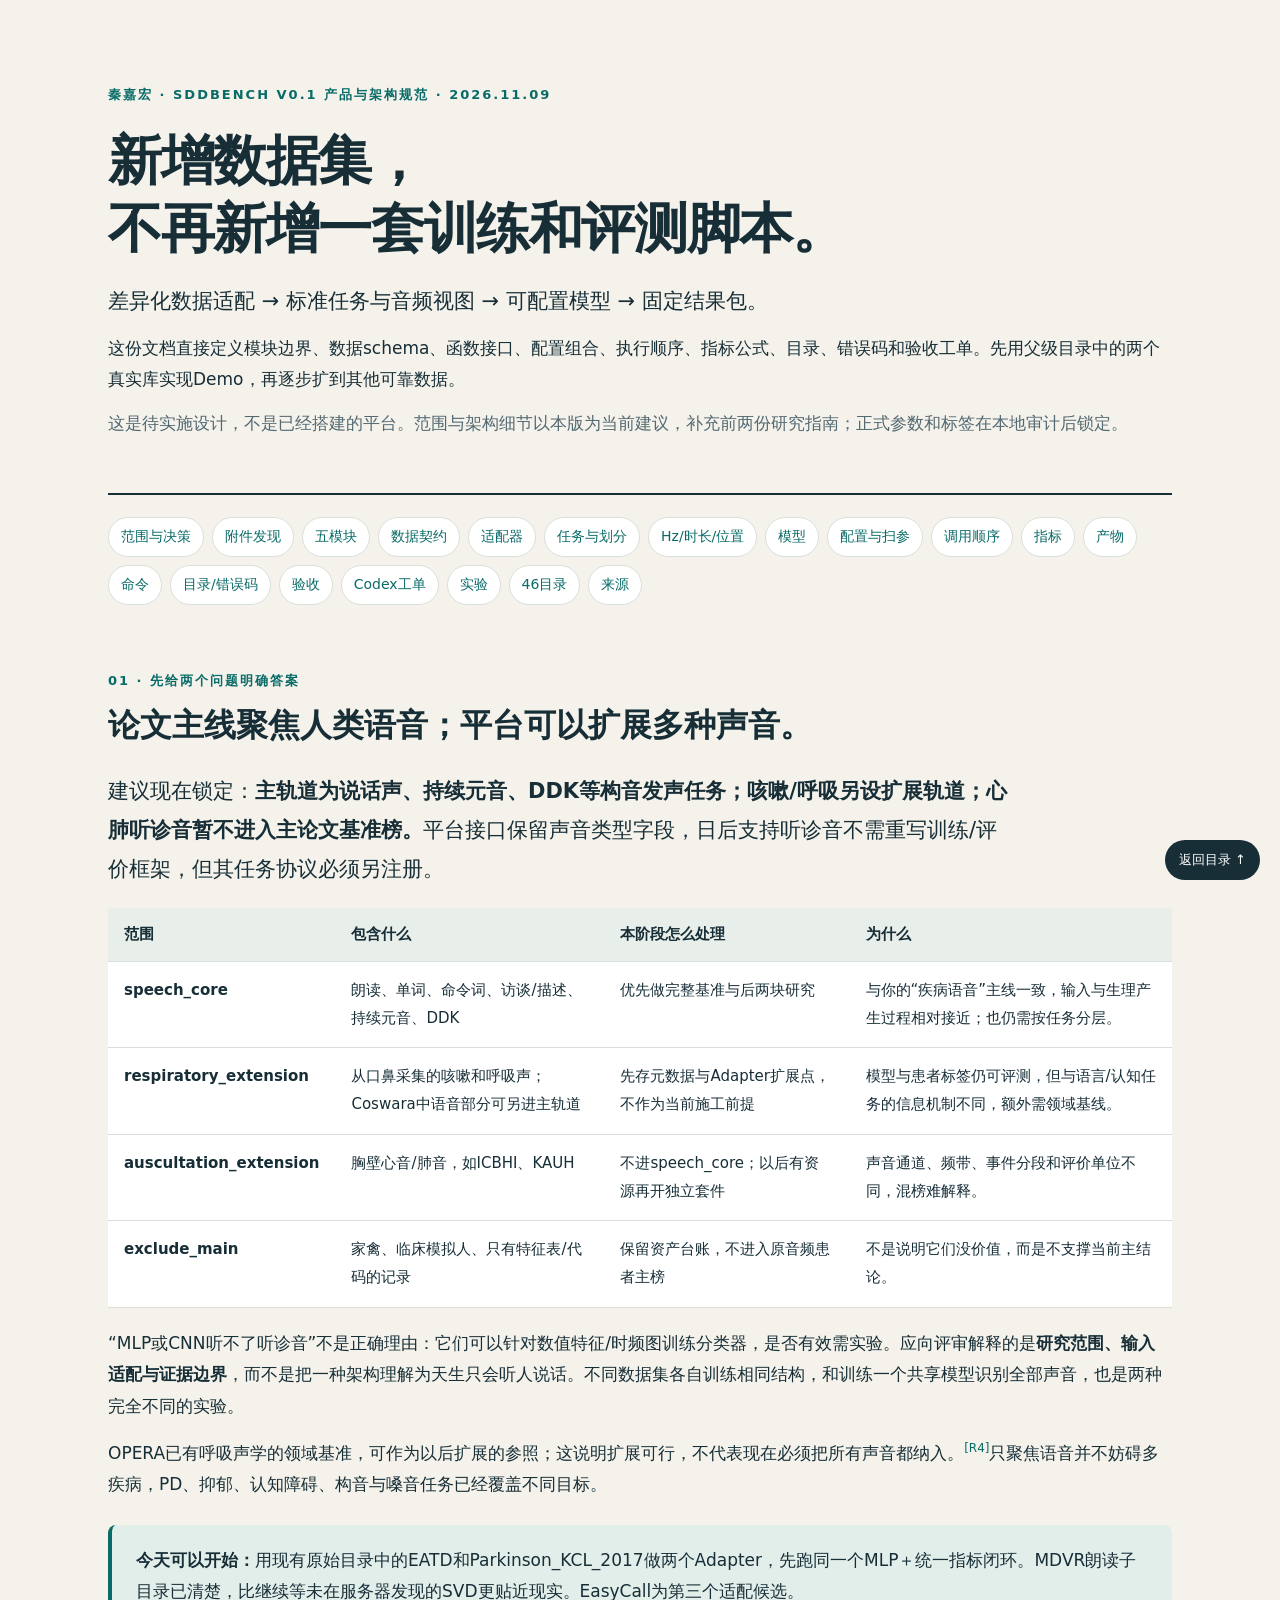
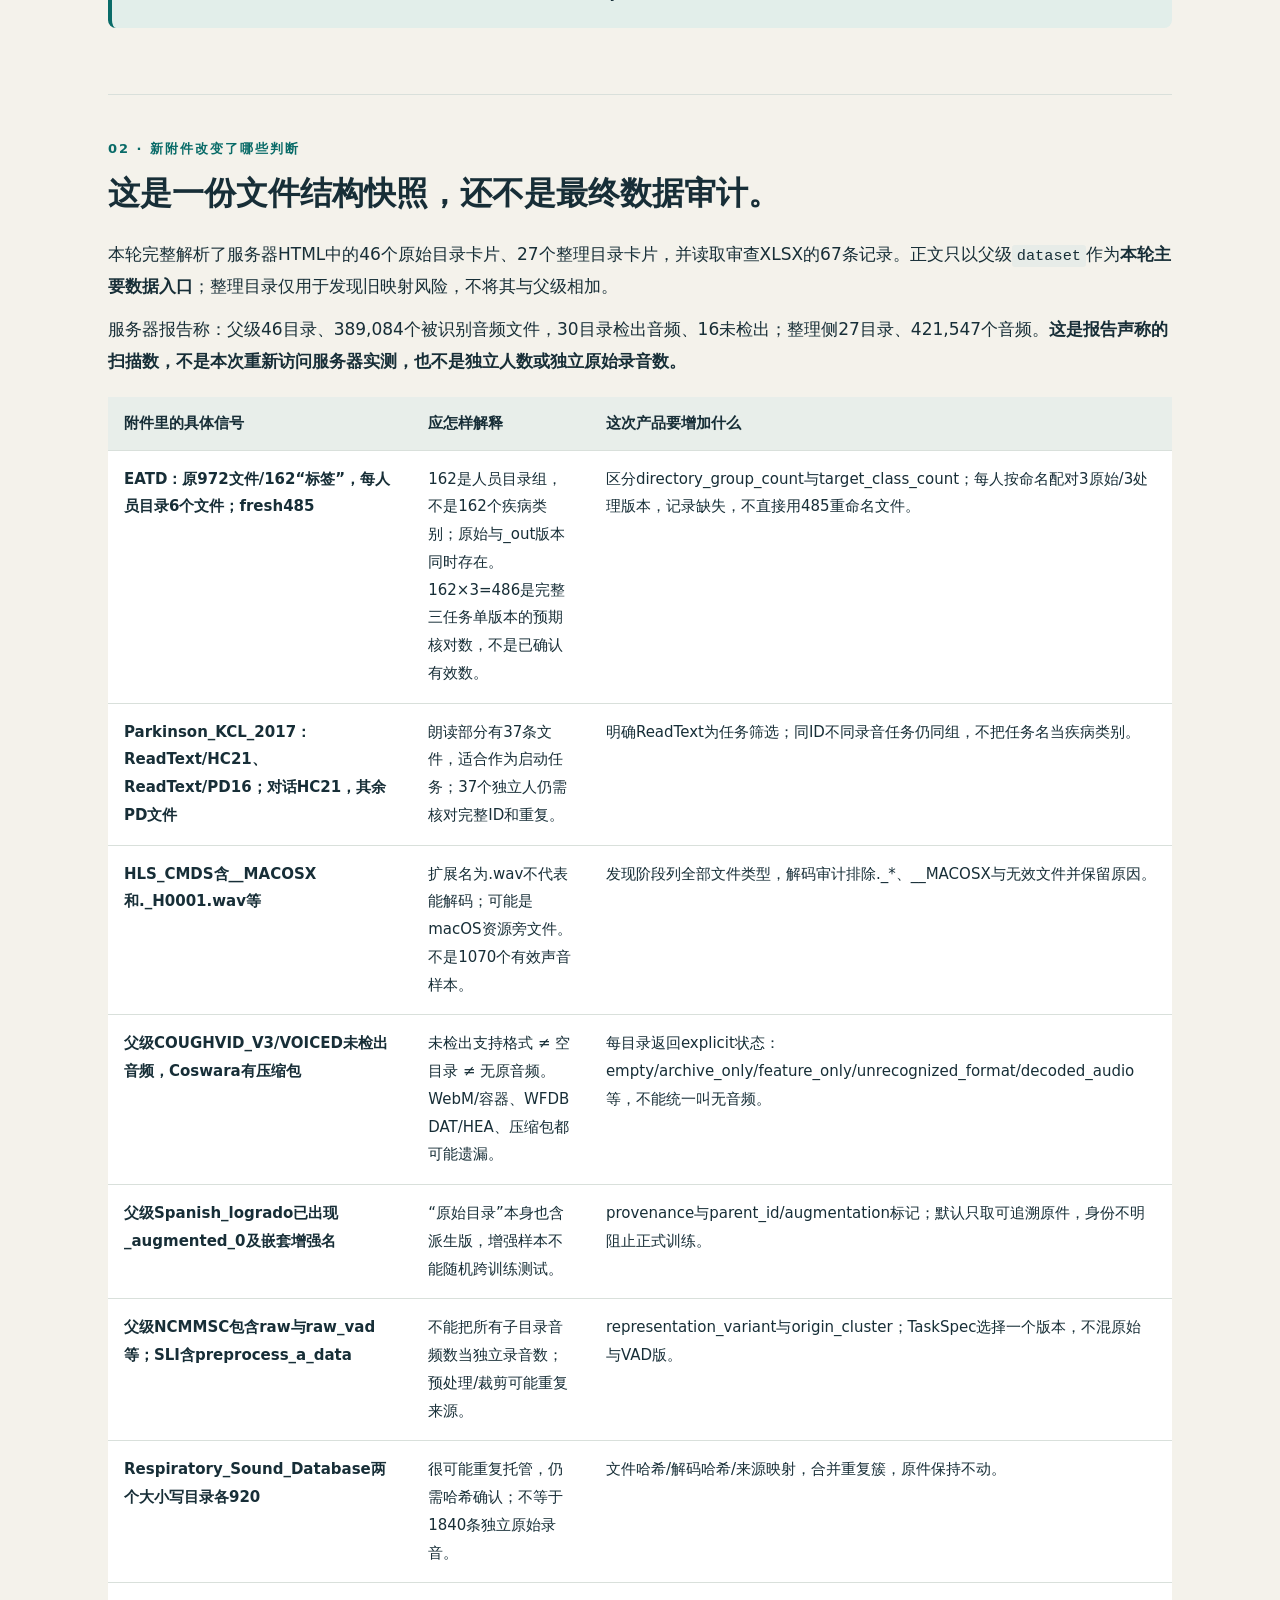
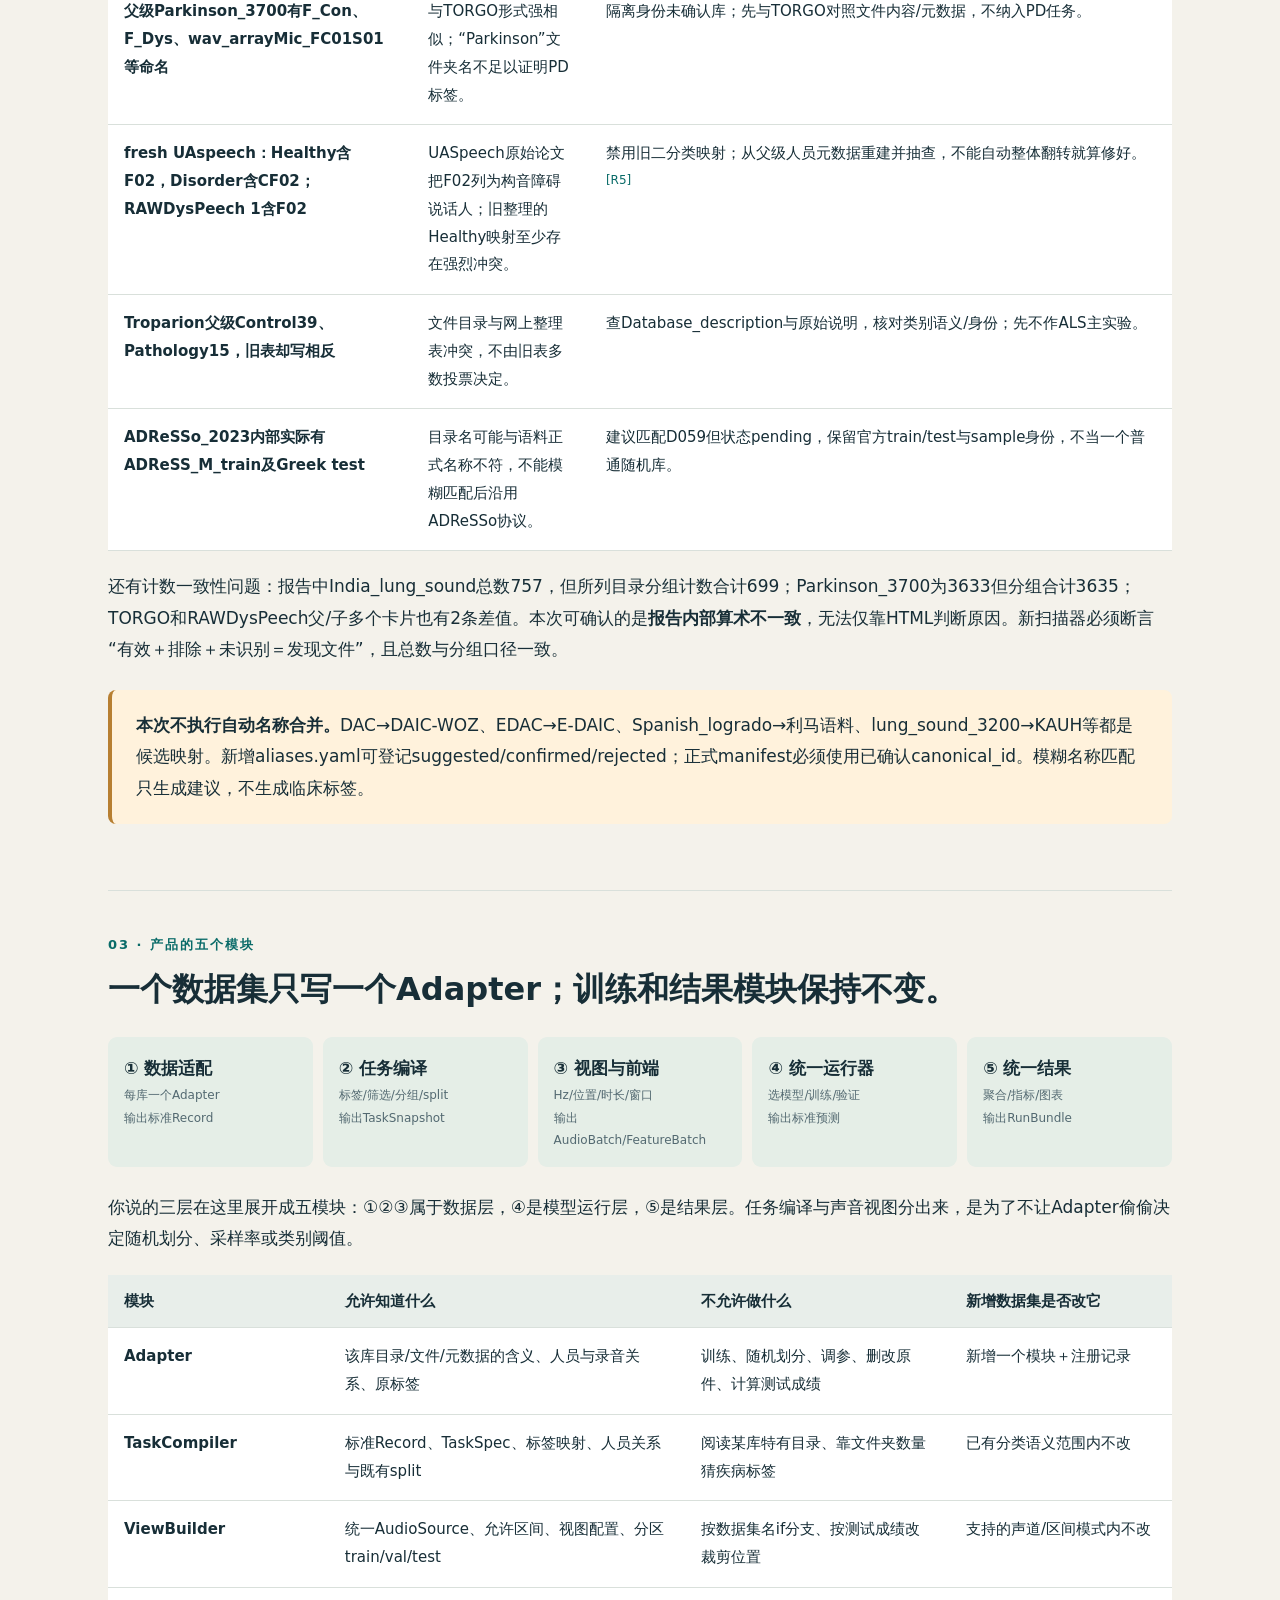
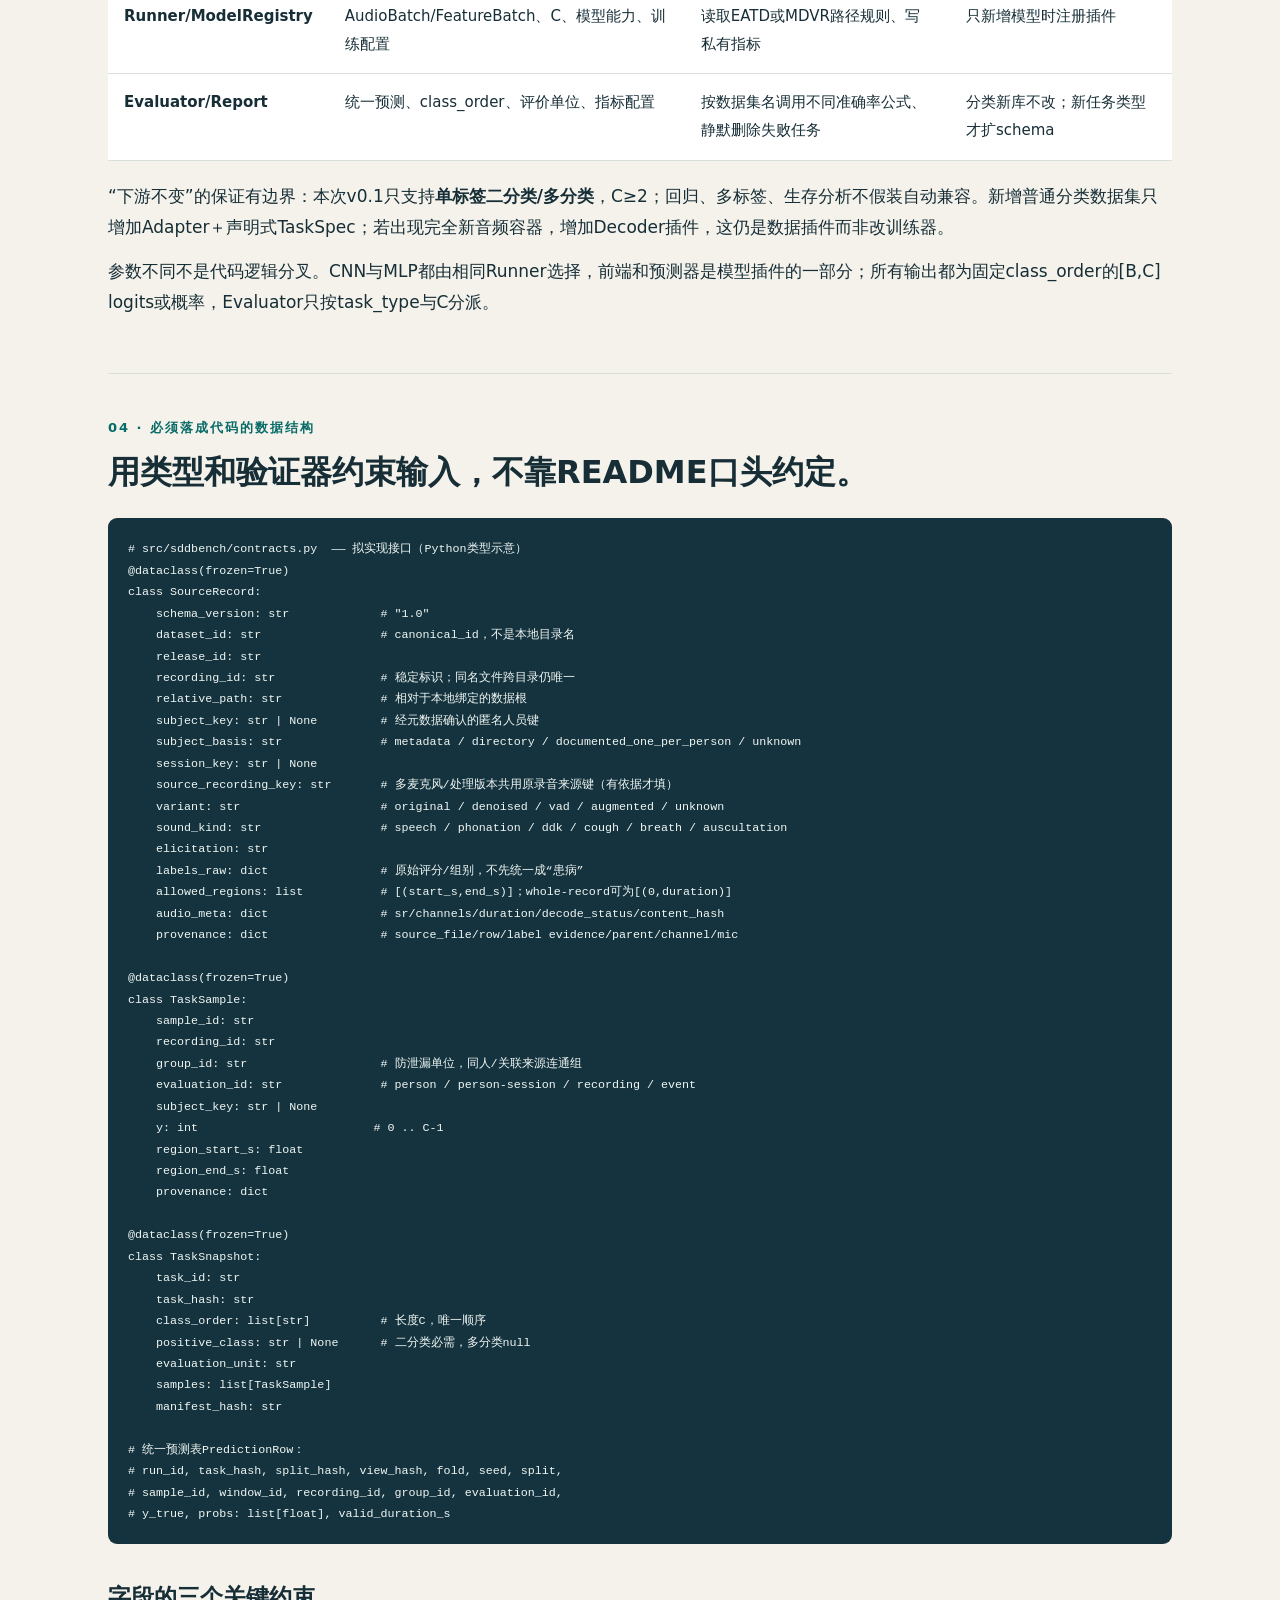
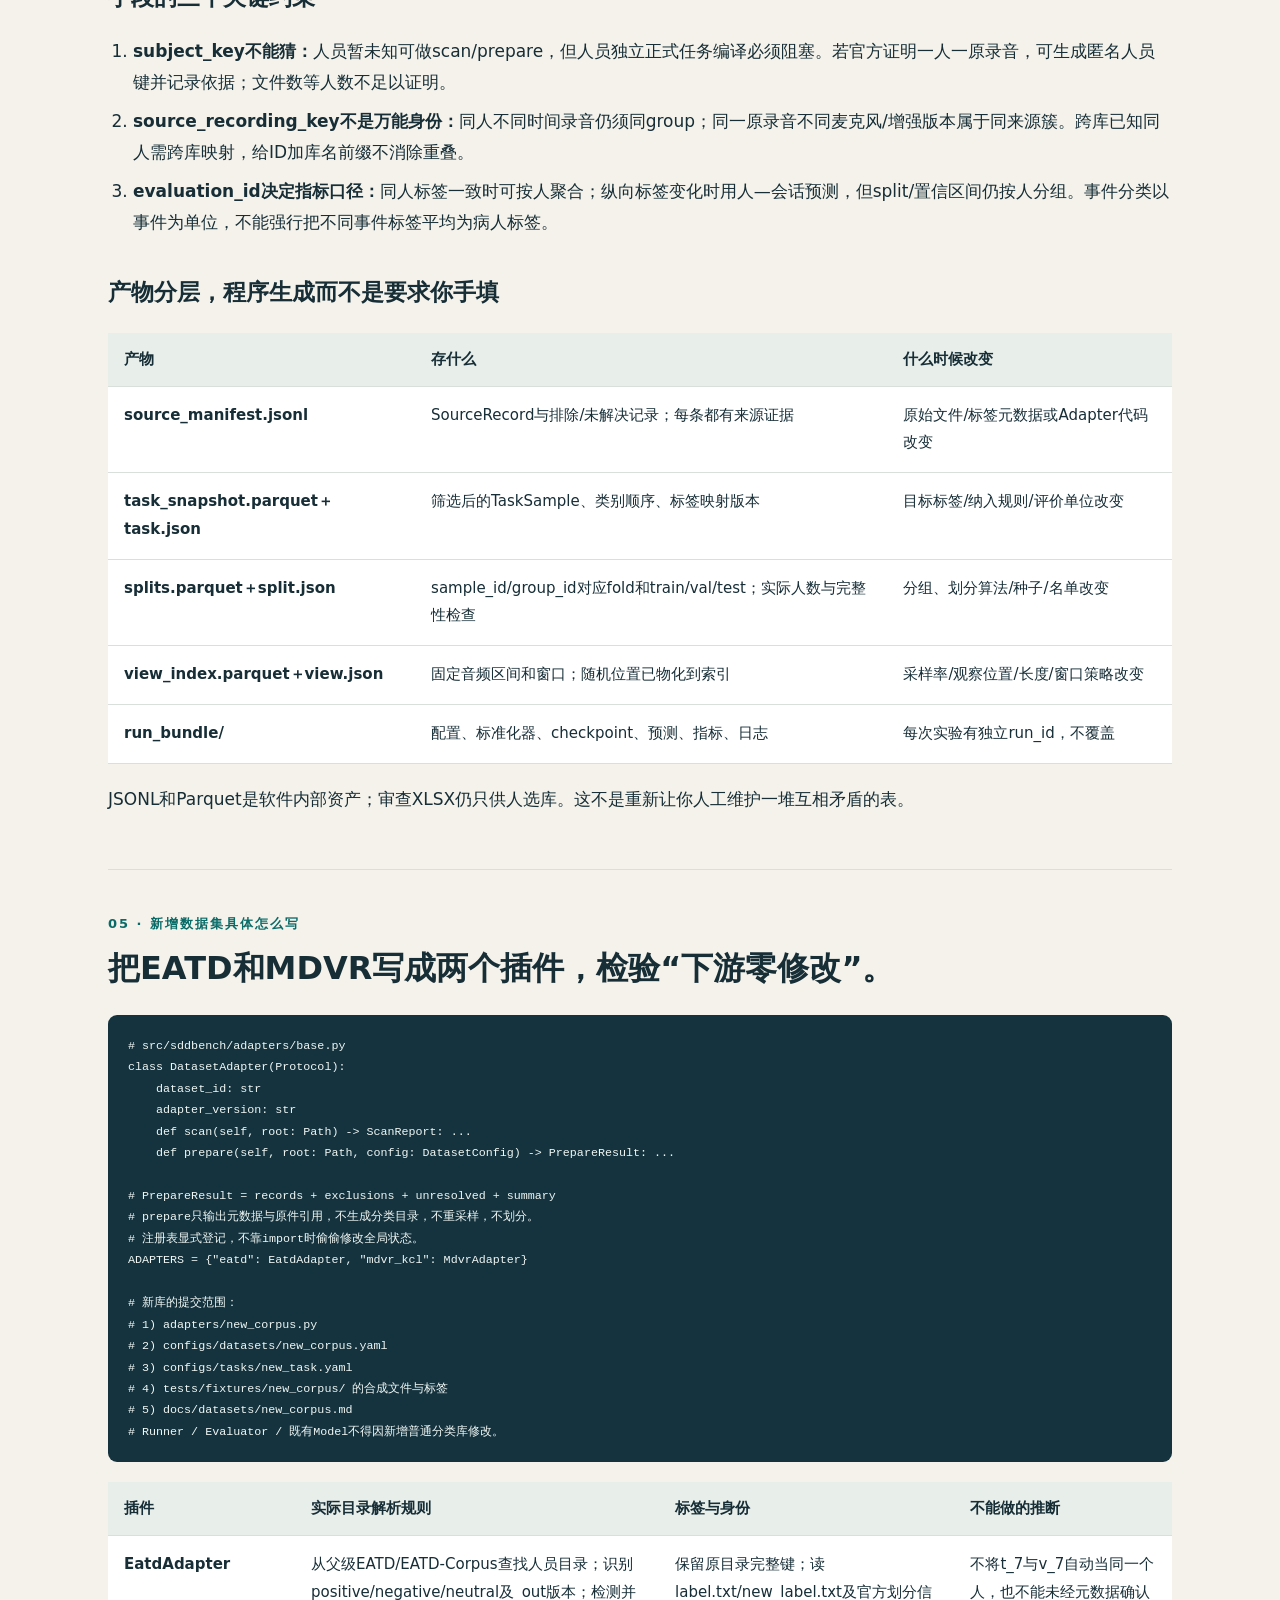
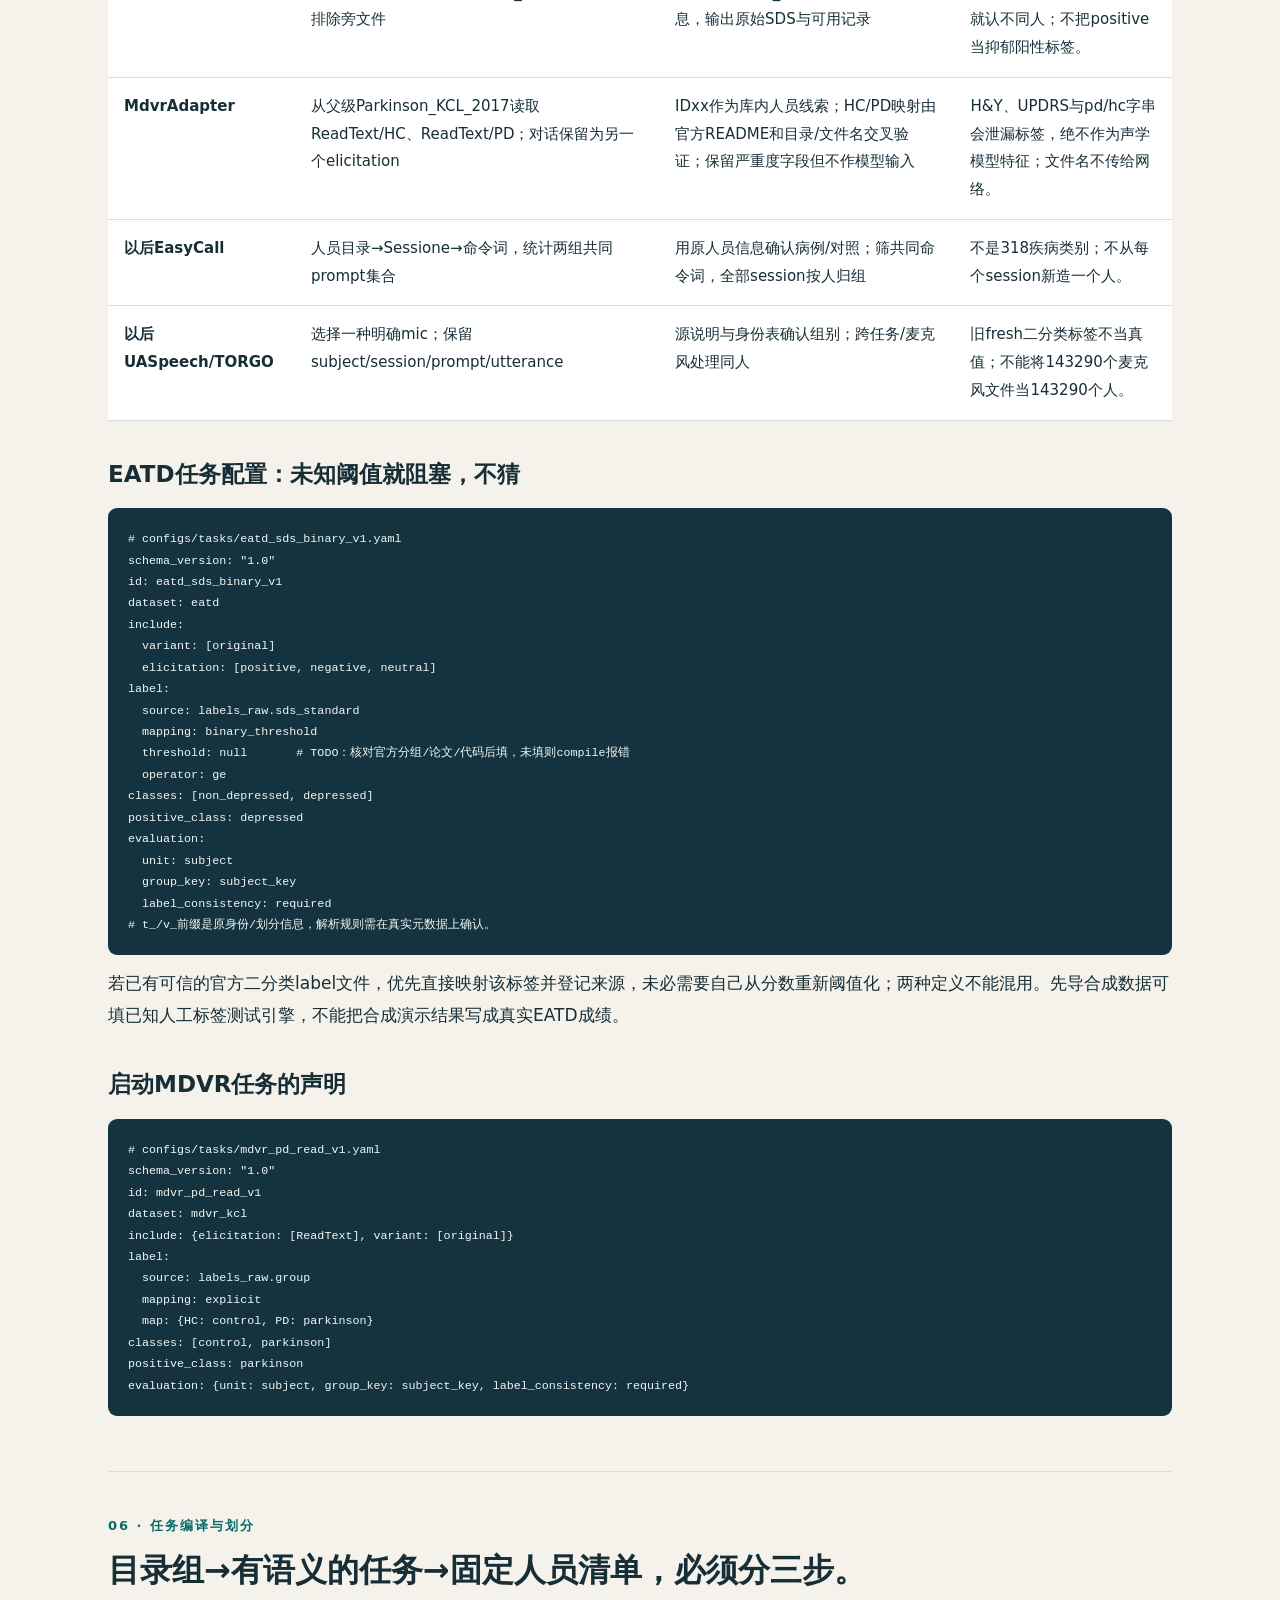
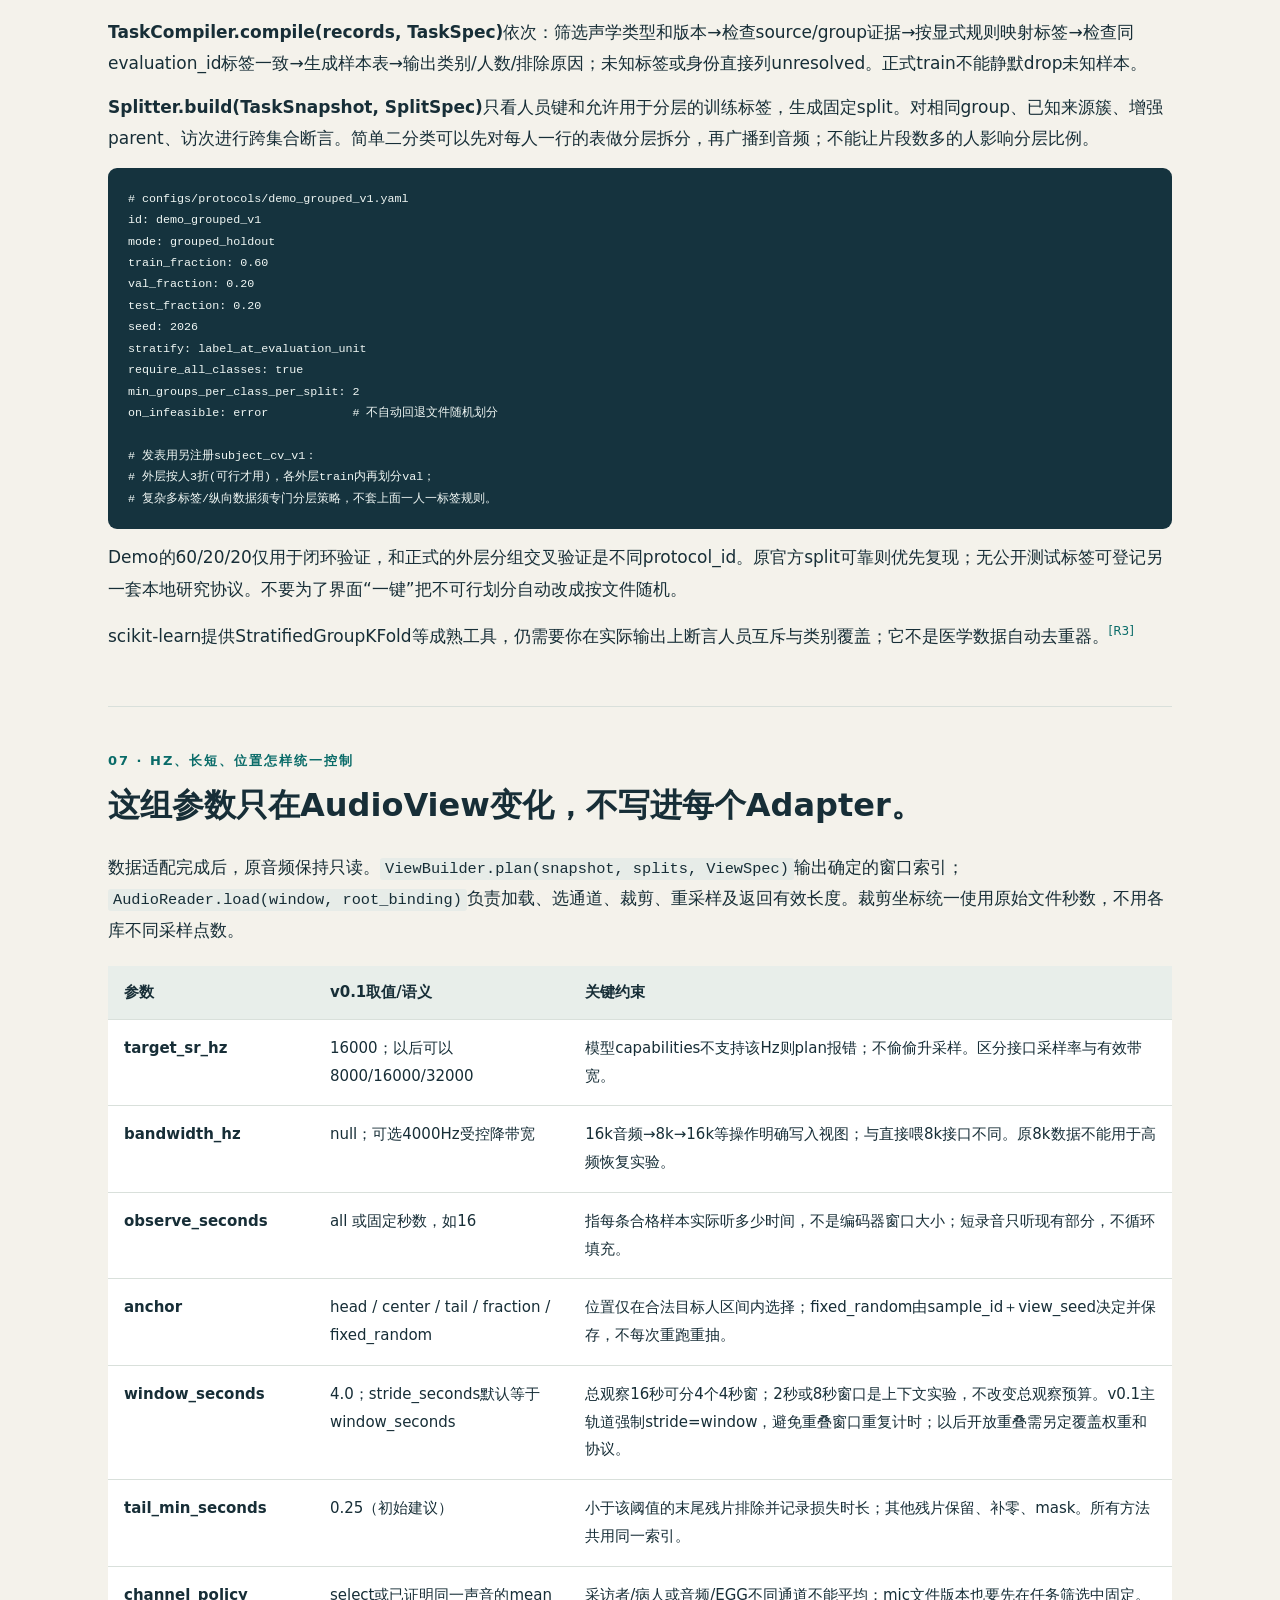
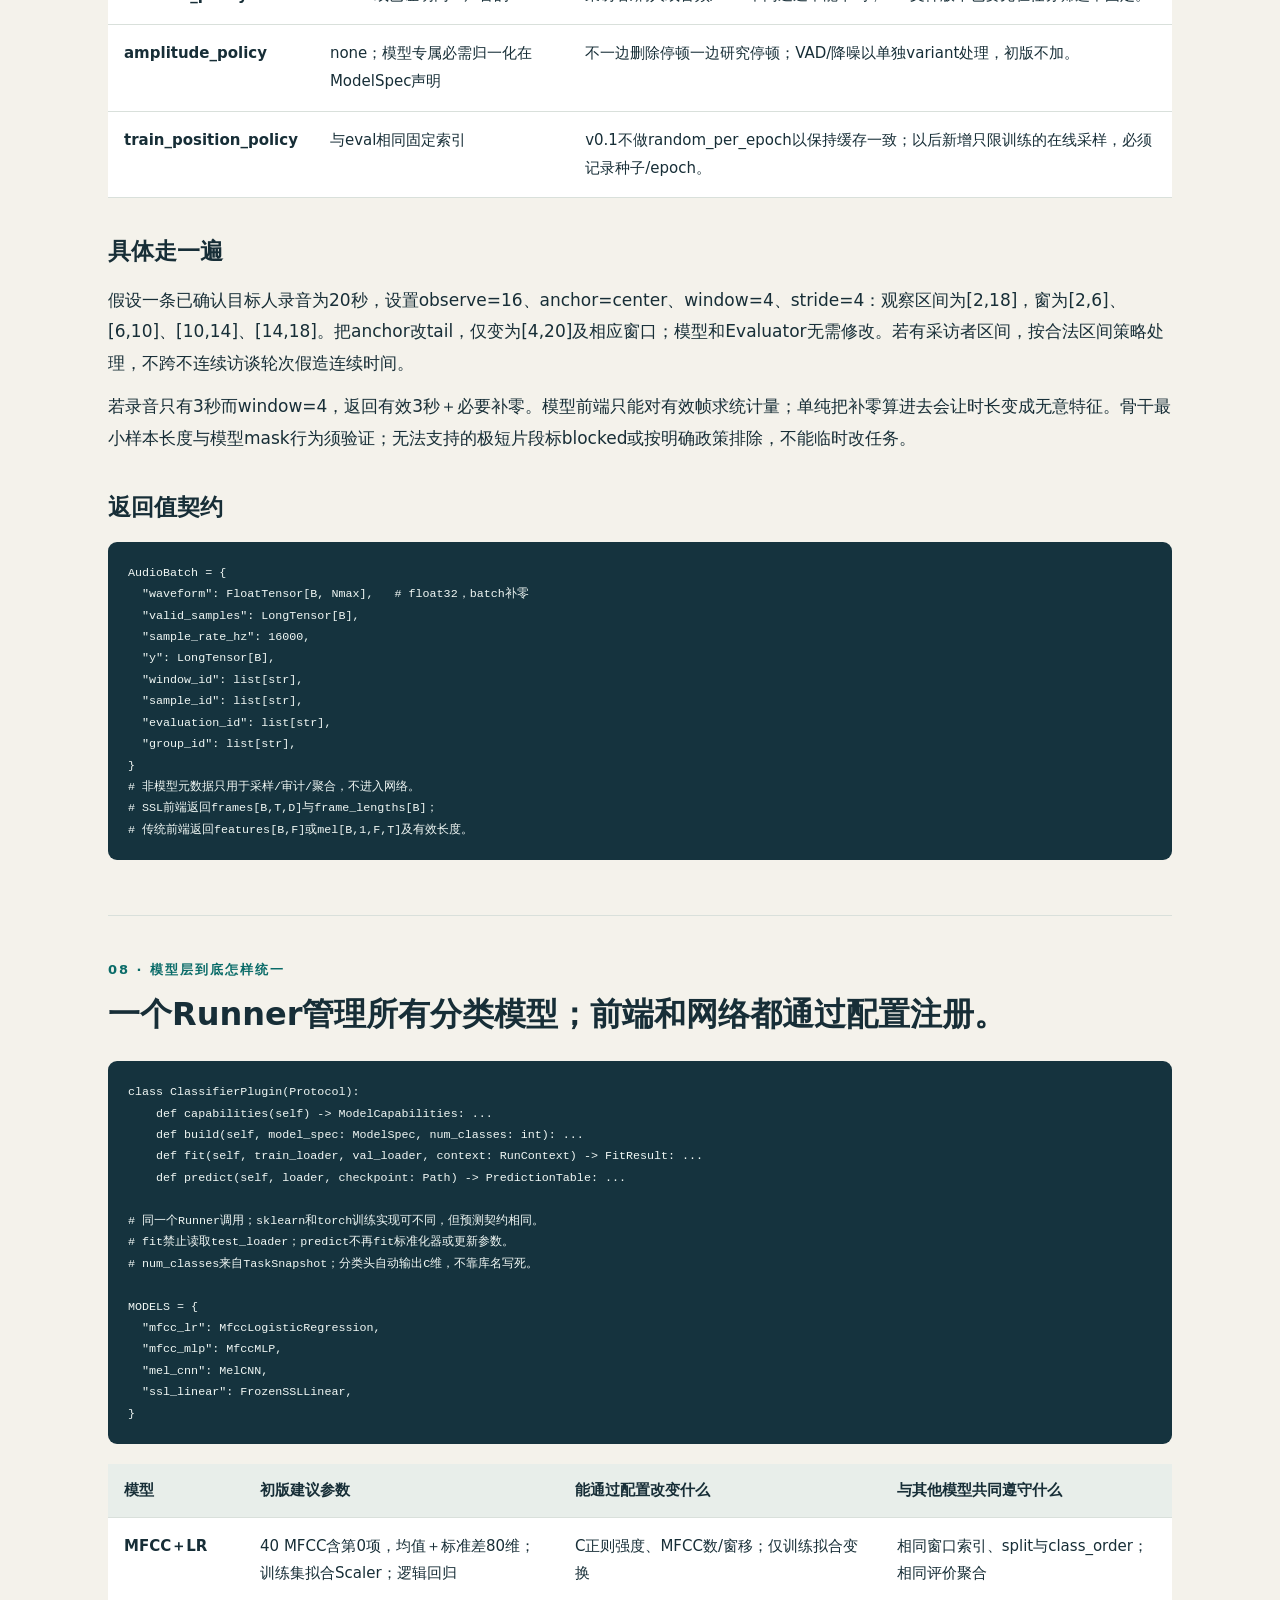
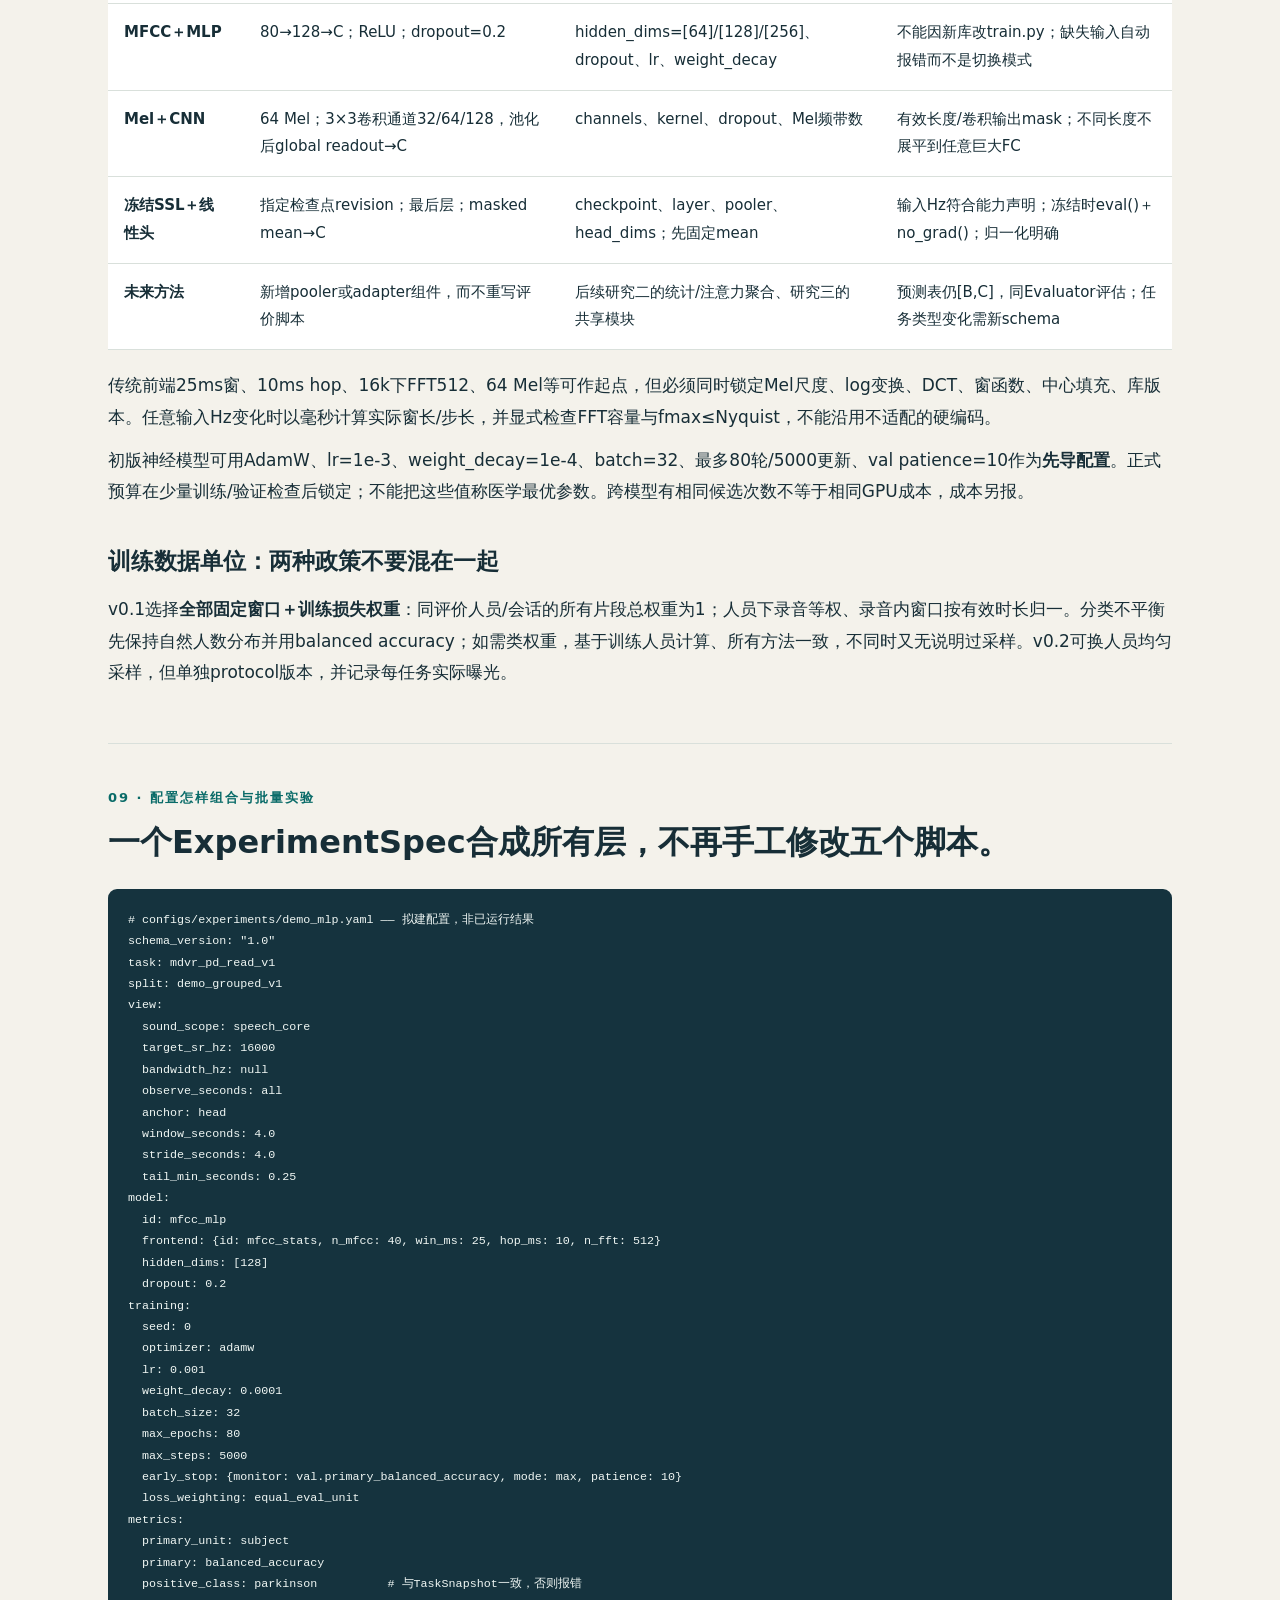
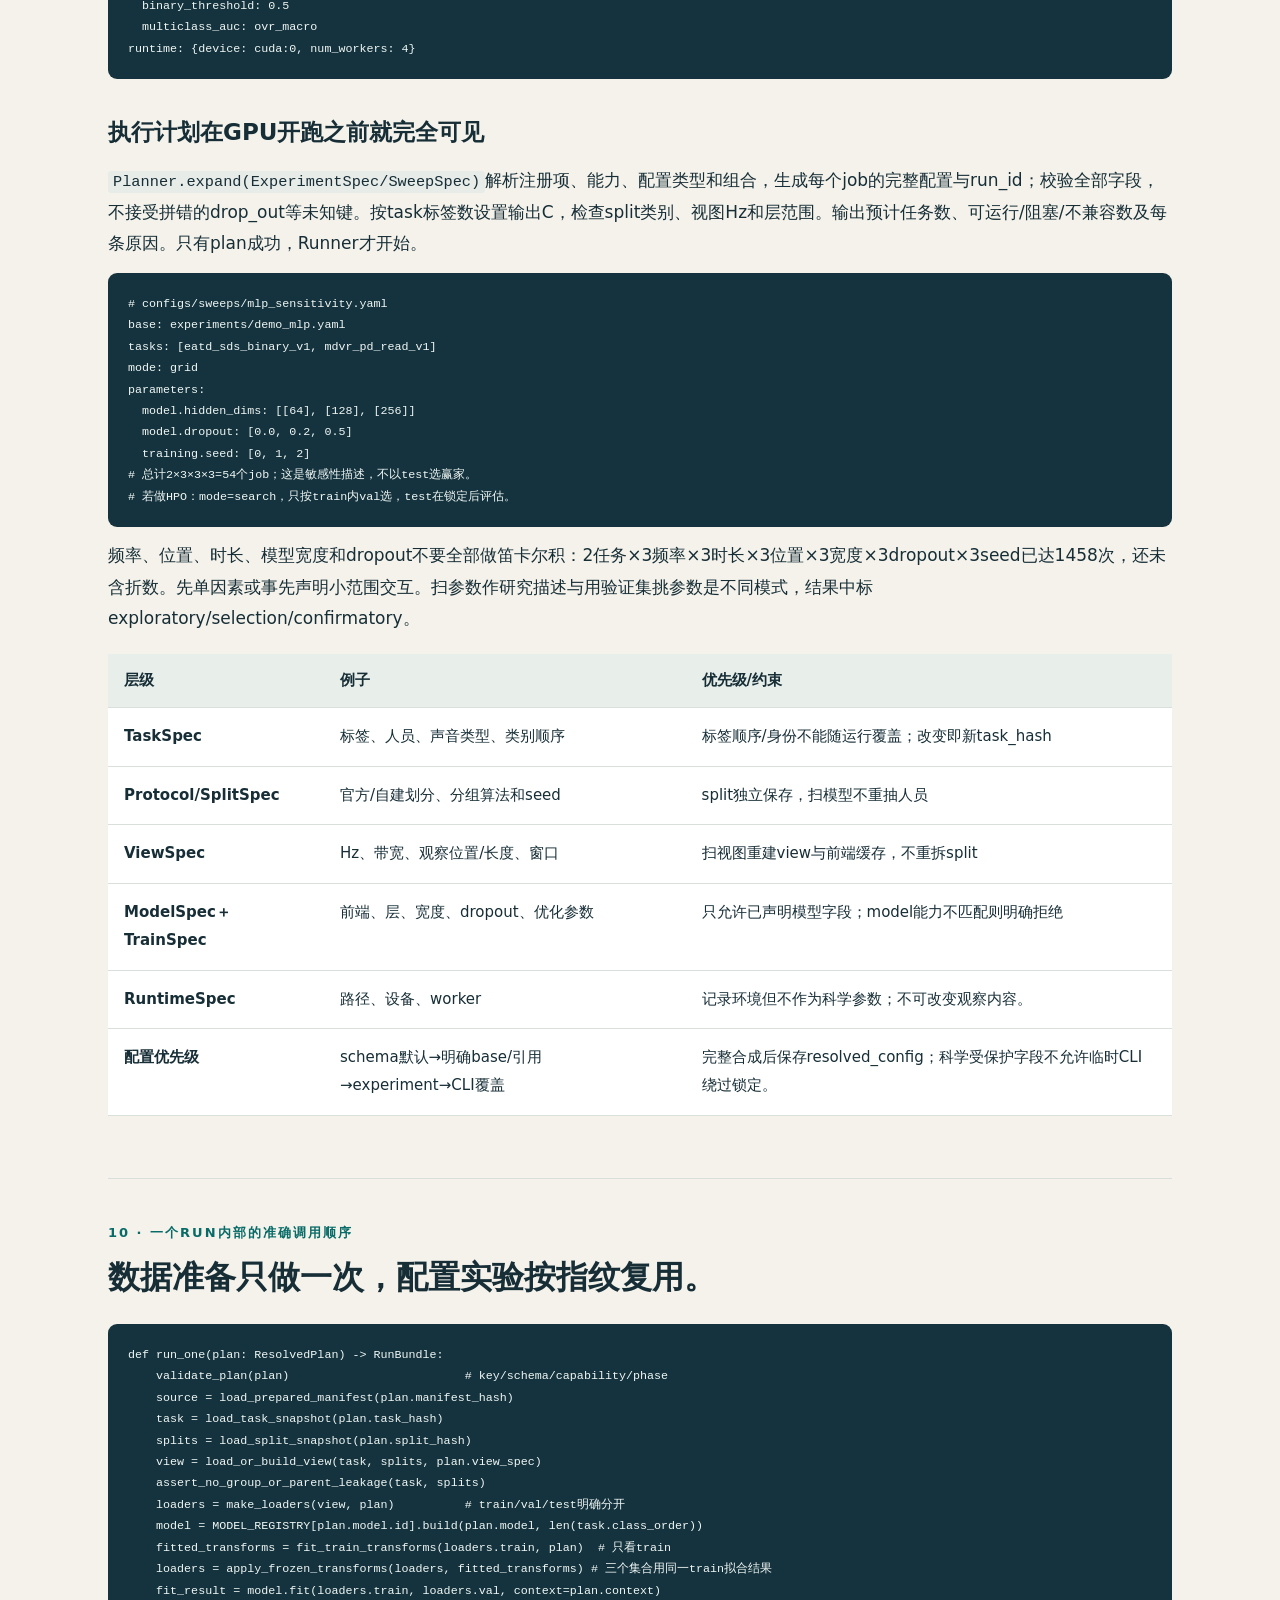
<file: docs/roadmap/reference/product_architecture_spec_v0.1.html>
<!doctype html><html lang="zh-CN"><head><meta charset="utf-8"><meta name="viewport" content="width=device-width,initial-scale=1"><title>疾病语音基准平台｜产品与代码架构规范 v0.1</title><style>
:root{--ink:#172e37;--muted:#536971;--teal:#096b68;--bg:#f4f2eb;--line:#d9e0db;--amber:#8c5b16}*{box-sizing:border-box}html{scroll-behavior:smooth;scroll-padding-top:30px}body{margin:0;background:var(--bg);color:var(--ink);font:17px/1.85 system-ui,-apple-system,"Microsoft YaHei",sans-serif}a{color:var(--teal);text-underline-offset:4px}main{max-width:1140px;margin:auto;padding:45px 38px 90px}header{padding:38px 0 42px;border-bottom:2px solid var(--ink)}.eyebrow,.kicker{font-size:13px;letter-spacing:2px;text-transform:uppercase;color:var(--teal);font-weight:750}h1{font-size:clamp(32px,5vw,54px);line-height:1.25;letter-spacing:-1.4px;max-width:920px;margin:20px 0}h2{font-size:32px;line-height:1.4;margin:10px 0 24px}h3{font-size:23px;margin:32px 0 12px}h4{font-size:18px;margin:24px 0 8px}p{margin:12px 0}.lead{font-size:21px;max-width:900px}.muted,small{color:var(--muted)}nav{display:flex;gap:8px;flex-wrap:wrap;padding:22px 0}nav a{padding:6px 12px;border:1px solid var(--line);border-radius:25px;text-decoration:none;font-size:14px;background:white}section{padding:42px 0;border-bottom:1px solid var(--line)}.cards{display:grid;grid-template-columns:repeat(3,1fr);gap:16px;margin:24px 0}.card{background:#fff;padding:23px;border:1px solid var(--line);border-radius:12px}.card strong{display:block;font-size:21px;margin:6px 0}.note,.gate,.example{padding:20px 24px;border-radius:8px;margin:24px 0}.note{background:#fff2dc;border-left:4px solid #b77f31}.gate{background:#e2eeea;border-left:4px solid var(--teal)}.example{background:#fff;border:1px solid var(--line)}.label{font-size:13px;font-weight:750;color:var(--teal)}.tablewrap{overflow-x:auto;margin:20px 0}table{border-collapse:collapse;width:100%;font-size:15px;background:white}th,td{padding:15px 16px;vertical-align:top;text-align:left;border-bottom:1px solid var(--line);min-width:120px}th{background:#e8eeea;line-height:1.5}td:first-child{font-weight:650}ul,ol{padding-left:25px}li{margin:7px 0}code{background:#e7ece8;padding:2px 5px;border-radius:3px;font-size:.9em}.formula{font:16px/1.8 ui-monospace,monospace;background:#183d45;color:white;padding:20px;border-radius:8px;overflow-wrap:anywhere}details{background:#fff;border:1px solid var(--line);border-radius:8px;padding:16px 20px;margin:15px 0}summary{cursor:pointer;font-weight:700}sup a{font-size:12px;text-decoration:none}.ref{padding:15px 0;border-bottom:1px solid var(--line);font-size:15px}.ref b{display:block}.pill{font-size:12px;background:#dfebe5;border-radius:20px;padding:3px 9px;white-space:nowrap}.checklist label{display:block;padding:10px 0;border-bottom:1px solid var(--line)}input{margin-right:10px;accent-color:var(--teal)}footer{font-size:14px;color:var(--muted);padding-top:30px}.top{position:fixed;bottom:20px;right:20px;background:var(--ink);color:#fff;padding:8px 14px;border-radius:30px;text-decoration:none;font-size:13px}.caption{font-size:14px;color:var(--muted)}@media(max-width:700px){main{padding:20px 18px 60px}.cards{grid-template-columns:1fr}h2{font-size:27px}body{font-size:16px}th,td{padding:12px;min-width:130px}.lead{font-size:19px}}@media print{body{background:white;font-size:11pt}main{max-width:none;padding:0}nav,.top,.controls{display:none}section{padding:20px 0}h2,h3{break-after:avoid}tr,.card,.gate{break-inside:avoid}a{color:inherit}.tablewrap{overflow:visible}table{font-size:9pt}th,td{min-width:0;padding:8px}details{break-inside:auto}header{padding:0 0 20px}}

pre{background:#15333e;color:#f0f7f4;padding:20px;border-radius:9px;overflow:auto;font:13px/1.65 ui-monospace,monospace;tab-size:2}pre code{background:none;padding:0;color:inherit}.schema{font-size:14px}.flow{display:grid;grid-template-columns:repeat(5,1fr);gap:10px;margin:25px 0}.flow div{padding:16px;background:#e5eee7;border-radius:9px}.flow strong{display:block}.flow small{display:block;font-size:12px}.pill{white-space:normal}.warn{color:#9a3e19;font-weight:bold}.ticket{border-left:4px solid var(--teal);padding:15px 20px;background:white;margin:18px 0}.ticket h3{margin:0 0 10px}.wide{min-width:850px}.fine{font-size:14px}@media(max-width:750px){.flow{grid-template-columns:1fr}.flow div{padding:12px}}</style></head><body id="top"><main><header><div class="eyebrow">秦嘉宏 · sddbench v0.1 产品与架构规范 · 2026.11.09</div><h1>新增数据集，<br>不再新增一套训练和评测脚本。</h1><p class="lead">差异化数据适配 → 标准任务与音频视图 → 可配置模型 → 固定结果包。</p><p>这份文档直接定义模块边界、数据schema、函数接口、配置组合、执行顺序、指标公式、目录、错误码和验收工单。先用父级目录中的两个真实库实现Demo，再逐步扩到其他可靠数据。</p><p class="muted">这是待实施设计，不是已经搭建的平台。范围与架构细节以本版为当前建议，补充前两份研究指南；正式参数和标签在本地审计后锁定。</p></header><nav><a href="#scope">范围与决策</a><a href="#evidence">附件发现</a><a href="#map">五模块</a><a href="#contracts">数据契约</a><a href="#adapters">适配器</a><a href="#compile">任务与划分</a><a href="#views">Hz/时长/位置</a><a href="#models">模型</a><a href="#config">配置与扫参</a><a href="#runner">调用顺序</a><a href="#metrics">指标</a><a href="#outputs">产物</a><a href="#cli">命令</a><a href="#repo">目录/错误码</a><a href="#acceptance">验收</a><a href="#handoff">Codex工单</a><a href="#research">实验</a><a href="#inventory">46目录</a><a href="#refs">来源</a></nav><section id="scope"><div class="kicker">01 · 先给两个问题明确答案</div><h2>论文主线聚焦人类语音；平台可以扩展多种声音。</h2><p class="lead">建议现在锁定：<strong>主轨道为说话声、持续元音、DDK等构音发声任务；咳嗽/呼吸另设扩展轨道；心肺听诊音暂不进入主论文基准榜。</strong>平台接口保留声音类型字段，日后支持听诊音不需重写训练/评价框架，但其任务协议必须另注册。</p><div class="tablewrap"><table><thead><tr><th>范围</th><th>包含什么</th><th>本阶段怎么处理</th><th>为什么</th></tr></thead><tbody><tr><td>speech_core</td><td>朗读、单词、命令词、访谈/描述、持续元音、DDK</td><td>优先做完整基准与后两块研究</td><td>与你的“疾病语音”主线一致，输入与生理产生过程相对接近；也仍需按任务分层。</td></tr><tr><td>respiratory_extension</td><td>从口鼻采集的咳嗽和呼吸声；Coswara中语音部分可另进主轨道</td><td>先存元数据与Adapter扩展点，不作为当前施工前提</td><td>模型与患者标签仍可评测，但与语言/认知任务的信息机制不同，额外需领域基线。</td></tr><tr><td>auscultation_extension</td><td>胸壁心音/肺音，如ICBHI、KAUH</td><td>不进speech_core；以后有资源再开独立套件</td><td>声音通道、频带、事件分段和评价单位不同，混榜难解释。</td></tr><tr><td>exclude_main</td><td>家禽、临床模拟人、只有特征表/代码的记录</td><td>保留资产台账，不进入原音频患者主榜</td><td>不是说明它们没价值，而是不支撑当前主结论。</td></tr></tbody></table></div><p>“MLP或CNN听不了听诊音”不是正确理由：它们可以针对数值特征/时频图训练分类器，是否有效需实验。应向评审解释的是<strong>研究范围、输入适配与证据边界</strong>，而不是把一种架构理解为天生只会听人说话。不同数据集各自训练相同结构，和训练一个共享模型识别全部声音，也是两种完全不同的实验。</p><p>OPERA已有呼吸声学的领域基准，可作为以后扩展的参照；这说明扩展可行，不代表现在必须把所有声音都纳入。<sup><a href="#ref-opera">[R4]</a></sup>只聚焦语音并不妨碍多疾病，PD、抑郁、认知障碍、构音与嗓音任务已经覆盖不同目标。</p><div class="gate"><strong>今天可以开始：</strong>用现有原始目录中的EATD和Parkinson_KCL_2017做两个Adapter，先跑同一个MLP＋统一指标闭环。MDVR朗读子目录已清楚，比继续等未在服务器发现的SVD更贴近现实。EasyCall为第三个适配候选。</div></section><section id="evidence"><div class="kicker">02 · 新附件改变了哪些判断</div><h2>这是一份文件结构快照，还不是最终数据审计。</h2><p>本轮完整解析了服务器HTML中的46个原始目录卡片、27个整理目录卡片，并读取审查XLSX的67条记录。正文只以父级<code>dataset</code>作为<strong>本轮主要数据入口</strong>；整理目录仅用于发现旧映射风险，不将其与父级相加。</p><p>服务器报告称：父级46目录、389,084个被识别音频文件，30目录检出音频、16未检出；整理侧27目录、421,547个音频。<strong>这是报告声称的扫描数，不是本次重新访问服务器实测，也不是独立人数或独立原始录音数。</strong></p><div class="tablewrap"><table><thead><tr><th>附件里的具体信号</th><th>应怎样解释</th><th>这次产品要增加什么</th></tr></thead><tbody><tr><td>EATD：原972文件/162“标签”，每人员目录6个文件；fresh485</td><td>162是人员目录组，不是162个疾病类别；原始与_out版本同时存在。162×3=486是完整三任务单版本的预期核对数，不是已确认有效数。</td><td>区分directory_group_count与target_class_count；每人按命名配对3原始/3处理版本，记录缺失，不直接用485重命名文件。</td></tr><tr><td>Parkinson_KCL_2017：ReadText/HC21、ReadText/PD16；对话HC21，其余PD文件</td><td>朗读部分有37条文件，适合作为启动任务；37个独立人仍需核对完整ID和重复。</td><td>明确ReadText为任务筛选；同ID不同录音任务仍同组，不把任务名当疾病类别。</td></tr><tr><td>HLS_CMDS含__MACOSX和._H0001.wav等</td><td>扩展名为.wav不代表能解码；可能是macOS资源旁文件。不是1070个有效声音样本。</td><td>发现阶段列全部文件类型，解码审计排除._*、__MACOSX与无效文件并保留原因。</td></tr><tr><td>父级COUGHVID_V3/VOICED未检出音频，Coswara有压缩包</td><td>未检出支持格式 ≠ 空目录 ≠ 无原音频。WebM/容器、WFDB DAT/HEA、压缩包都可能遗漏。</td><td>每目录返回explicit状态：empty/archive_only/feature_only/unrecognized_format/decoded_audio等，不能统一叫无音频。</td></tr><tr><td>父级Spanish_logrado已出现_augmented_0及嵌套增强名</td><td>“原始目录”本身也含派生版，增强样本不能随机跨训练测试。</td><td>provenance与parent_id/augmentation标记；默认只取可追溯原件，身份不明阻止正式训练。</td></tr><tr><td>父级NCMMSC包含raw与raw_vad等；SLI含preprocess_a_data</td><td>不能把所有子目录音频数当独立录音数；预处理/裁剪可能重复来源。</td><td>representation_variant与origin_cluster；TaskSpec选择一个版本，不混原始与VAD版。</td></tr><tr><td>Respiratory_Sound_Database两个大小写目录各920</td><td>很可能重复托管，仍需哈希确认；不等于1840条独立原始录音。</td><td>文件哈希/解码哈希/来源映射，合并重复簇，原件保持不动。</td></tr><tr><td>父级Parkinson_3700有F_Con、F_Dys、wav_arrayMic_FC01S01等命名</td><td>与TORGO形式强相似；“Parkinson”文件夹名不足以证明PD标签。</td><td>隔离身份未确认库；先与TORGO对照文件内容/元数据，不纳入PD任务。</td></tr><tr><td>fresh UAspeech：Healthy含F02，Disorder含CF02；RAWDysPeech 1含F02</td><td>UASpeech原始论文把F02列为构音障碍说话人；旧整理的Healthy映射至少存在强烈冲突。</td><td>禁用旧二分类映射；从父级人员元数据重建并抽查，不能自动整体翻转就算修好。<sup><a href="#ref-ua">[R5]</a></sup></td></tr><tr><td>Troparion父级Control39、Pathology15，旧表却写相反</td><td>文件目录与网上整理表冲突，不由旧表多数投票决定。</td><td>查Database_description与原始说明，核对类别语义/身份；先不作ALS主实验。</td></tr><tr><td>ADReSSo_2023内部实际有ADReSS_M_train及Greek test</td><td>目录名可能与语料正式名称不符，不能模糊匹配后沿用ADReSSo协议。</td><td>建议匹配D059但状态pending，保留官方train/test与sample身份，不当一个普通随机库。</td></tr></tbody></table></div><p>还有计数一致性问题：报告中India_lung_sound总数757，但所列目录分组计数合计699；Parkinson_3700为3633但分组合计3635；TORGO和RAWDysPeech父/子多个卡片也有2条差值。本次可确认的是<strong>报告内部算术不一致</strong>，无法仅靠HTML判断原因。新扫描器必须断言“有效＋排除＋未识别＝发现文件”，且总数与分组口径一致。</p><div class="note"><strong>本次不执行自动名称合并。</strong>DAC→DAIC-WOZ、EDAC→E-DAIC、Spanish_logrado→利马语料、lung_sound_3200→KAUH等都是候选映射。新增aliases.yaml可登记suggested/confirmed/rejected；正式manifest必须使用已确认canonical_id。模糊名称匹配只生成建议，不生成临床标签。</div></section><section id="map"><div class="kicker">03 · 产品的五个模块</div><h2>一个数据集只写一个Adapter；训练和结果模块保持不变。</h2><div class="flow"><div><strong>① 数据适配</strong><small>每库一个Adapter<br>输出标准Record</small></div><div><strong>② 任务编译</strong><small>标签/筛选/分组/split<br>输出TaskSnapshot</small></div><div><strong>③ 视图与前端</strong><small>Hz/位置/时长/窗口<br>输出AudioBatch/FeatureBatch</small></div><div><strong>④ 统一运行器</strong><small>选模型/训练/验证<br>输出标准预测</small></div><div><strong>⑤ 统一结果</strong><small>聚合/指标/图表<br>输出RunBundle</small></div></div><p>你说的三层在这里展开成五模块：①②③属于数据层，④是模型运行层，⑤是结果层。任务编译与声音视图分出来，是为了不让Adapter偷偷决定随机划分、采样率或类别阈值。</p><div class="tablewrap"><table><thead><tr><th>模块</th><th>允许知道什么</th><th>不允许做什么</th><th>新增数据集是否改它</th></tr></thead><tbody><tr><td>Adapter</td><td>该库目录/文件/元数据的含义、人员与录音关系、原标签</td><td>训练、随机划分、调参、删改原件、计算测试成绩</td><td>新增一个模块＋注册记录</td></tr><tr><td>TaskCompiler</td><td>标准Record、TaskSpec、标签映射、人员关系与既有split</td><td>阅读某库特有目录、靠文件夹数量猜疾病标签</td><td>已有分类语义范围内不改</td></tr><tr><td>ViewBuilder</td><td>统一AudioSource、允许区间、视图配置、分区train/val/test</td><td>按数据集名if分支、按测试成绩改裁剪位置</td><td>支持的声道/区间模式内不改</td></tr><tr><td>Runner/ModelRegistry</td><td>AudioBatch/FeatureBatch、C、模型能力、训练配置</td><td>读取EATD或MDVR路径规则、写私有指标</td><td>只新增模型时注册插件</td></tr><tr><td>Evaluator/Report</td><td>统一预测、class_order、评价单位、指标配置</td><td>按数据集名调用不同准确率公式、静默删除失败任务</td><td>分类新库不改；新任务类型才扩schema</td></tr></tbody></table></div><p>“下游不变”的保证有边界：本次v0.1只支持<strong>单标签二分类/多分类</strong>，C≥2；回归、多标签、生存分析不假装自动兼容。新增普通分类数据集只增加Adapter＋声明式TaskSpec；若出现完全新音频容器，增加Decoder插件，这仍是数据插件而非改训练器。</p><p>参数不同不是代码逻辑分叉。CNN与MLP都由相同Runner选择，前端和预测器是模型插件的一部分；所有输出都为固定class_order的[B,C] logits或概率，Evaluator只按task_type与C分派。</p></section><section id="contracts"><div class="kicker">04 · 必须落成代码的数据结构</div><h2>用类型和验证器约束输入，不靠README口头约定。</h2><pre><code># src/sddbench/contracts.py  —— 拟实现接口（Python类型示意）
@dataclass(frozen=True)
class SourceRecord:
    schema_version: str             # &quot;1.0&quot;
    dataset_id: str                 # canonical_id，不是本地目录名
    release_id: str
    recording_id: str               # 稳定标识；同名文件跨目录仍唯一
    relative_path: str              # 相对于本地绑定的数据根
    subject_key: str | None         # 经元数据确认的匿名人员键
    subject_basis: str              # metadata / directory / documented_one_per_person / unknown
    session_key: str | None
    source_recording_key: str       # 多麦克风/处理版本共用原录音来源键（有依据才填）
    variant: str                    # original / denoised / vad / augmented / unknown
    sound_kind: str                 # speech / phonation / ddk / cough / breath / auscultation
    elicitation: str
    labels_raw: dict                # 原始评分/组别，不先统一成“患病”
    allowed_regions: list           # [(start_s,end_s)]；whole-record可为[(0,duration)]
    audio_meta: dict                # sr/channels/duration/decode_status/content_hash
    provenance: dict                # source_file/row/label evidence/parent/channel/mic

@dataclass(frozen=True)
class TaskSample:
    sample_id: str
    recording_id: str
    group_id: str                   # 防泄漏单位，同人/关联来源连通组
    evaluation_id: str              # person / person-session / recording / event
    subject_key: str | None
    y: int                         # 0 .. C-1
    region_start_s: float
    region_end_s: float
    provenance: dict

@dataclass(frozen=True)
class TaskSnapshot:
    task_id: str
    task_hash: str
    class_order: list[str]          # 长度C，唯一顺序
    positive_class: str | None      # 二分类必需，多分类null
    evaluation_unit: str
    samples: list[TaskSample]
    manifest_hash: str

# 统一预测表PredictionRow：
# run_id, task_hash, split_hash, view_hash, fold, seed, split,
# sample_id, window_id, recording_id, group_id, evaluation_id,
# y_true, probs: list[float], valid_duration_s</code></pre><h3>字段的三个关键约束</h3><ol><li><strong>subject_key不能猜：</strong>人员暂未知可做scan/prepare，但人员独立正式任务编译必须阻塞。若官方证明一人一原录音，可生成匿名人员键并记录依据；文件数等人数不足以证明。</li><li><strong>source_recording_key不是万能身份：</strong>同人不同时间录音仍须同group；同一原录音不同麦克风/增强版本属于同来源簇。跨库已知同人需跨库映射，给ID加库名前缀不消除重叠。</li><li><strong>evaluation_id决定指标口径：</strong>同人标签一致时可按人聚合；纵向标签变化时用人—会话预测，但split/置信区间仍按人分组。事件分类以事件为单位，不能强行把不同事件标签平均为病人标签。</li></ol><h3>产物分层，程序生成而不是要求你手填</h3><div class="tablewrap"><table><thead><tr><th>产物</th><th>存什么</th><th>什么时候改变</th></tr></thead><tbody><tr><td>source_manifest.jsonl</td><td>SourceRecord与排除/未解决记录；每条都有来源证据</td><td>原始文件/标签元数据或Adapter代码改变</td></tr><tr><td>task_snapshot.parquet＋task.json</td><td>筛选后的TaskSample、类别顺序、标签映射版本</td><td>目标标签/纳入规则/评价单位改变</td></tr><tr><td>splits.parquet＋split.json</td><td>sample_id/group_id对应fold和train/val/test；实际人数与完整性检查</td><td>分组、划分算法/种子/名单改变</td></tr><tr><td>view_index.parquet＋view.json</td><td>固定音频区间和窗口；随机位置已物化到索引</td><td>采样率/观察位置/长度/窗口策略改变</td></tr><tr><td>run_bundle/</td><td>配置、标准化器、checkpoint、预测、指标、日志</td><td>每次实验有独立run_id，不覆盖</td></tr></tbody></table></div><p>JSONL和Parquet是软件内部资产；审查XLSX仍只供人选库。这不是重新让你人工维护一堆互相矛盾的表。</p></section><section id="adapters"><div class="kicker">05 · 新增数据集具体怎么写</div><h2>把EATD和MDVR写成两个插件，检验“下游零修改”。</h2><pre><code># src/sddbench/adapters/base.py
class DatasetAdapter(Protocol):
    dataset_id: str
    adapter_version: str
    def scan(self, root: Path) -&gt; ScanReport: ...
    def prepare(self, root: Path, config: DatasetConfig) -&gt; PrepareResult: ...

# PrepareResult = records + exclusions + unresolved + summary
# prepare只输出元数据与原件引用，不生成分类目录，不重采样，不划分。
# 注册表显式登记，不靠import时偷偷修改全局状态。
ADAPTERS = {&quot;eatd&quot;: EatdAdapter, &quot;mdvr_kcl&quot;: MdvrAdapter}

# 新库的提交范围：
# 1) adapters/new_corpus.py
# 2) configs/datasets/new_corpus.yaml
# 3) configs/tasks/new_task.yaml
# 4) tests/fixtures/new_corpus/ 的合成文件与标签
# 5) docs/datasets/new_corpus.md
# Runner / Evaluator / 既有Model不得因新增普通分类库修改。</code></pre><div class="tablewrap"><table><thead><tr><th>插件</th><th>实际目录解析规则</th><th>标签与身份</th><th>不能做的推断</th></tr></thead><tbody><tr><td>EatdAdapter</td><td>从父级EATD/EATD-Corpus查找人员目录；识别positive/negative/neutral及_out版本；检测并排除旁文件</td><td>保留原目录完整键；读label.txt/new_label.txt及官方划分信息，输出原始SDS与可用记录</td><td>不将t_7与v_7自动当同一个人，也不能未经元数据确认就认不同人；不把positive当抑郁阳性标签。</td></tr><tr><td>MdvrAdapter</td><td>从父级Parkinson_KCL_2017读取ReadText/HC、ReadText/PD；对话保留为另一个elicitation</td><td>IDxx作为库内人员线索；HC/PD映射由官方README和目录/文件名交叉验证；保留严重度字段但不作模型输入</td><td>H&Y、UPDRS与pd/hc字串会泄漏标签，绝不作为声学模型特征；文件名不传给网络。</td></tr><tr><td>以后EasyCall</td><td>人员目录→Sessione→命令词，统计两组共同prompt集合</td><td>用原人员信息确认病例/对照；筛共同命令词，全部session按人归组</td><td>不是318疾病类别；不从每个session新造一个人。</td></tr><tr><td>以后UASpeech/TORGO</td><td>选择一种明确mic；保留subject/session/prompt/utterance</td><td>源说明与身份表确认组别；跨任务/麦克风处理同人</td><td>旧fresh二分类标签不当真值；不能将143290个麦克风文件当143290个人。</td></tr></tbody></table></div><h3>EATD任务配置：未知阈值就阻塞，不猜</h3><pre><code># configs/tasks/eatd_sds_binary_v1.yaml
schema_version: &quot;1.0&quot;
id: eatd_sds_binary_v1
dataset: eatd
include:
  variant: [original]
  elicitation: [positive, negative, neutral]
label:
  source: labels_raw.sds_standard
  mapping: binary_threshold
  threshold: null       # TODO：核对官方分组/论文/代码后填，未填则compile报错
  operator: ge
classes: [non_depressed, depressed]
positive_class: depressed
evaluation:
  unit: subject
  group_key: subject_key
  label_consistency: required
# t_/v_前缀是原身份/划分信息，解析规则需在真实元数据上确认。</code></pre><p>若已有可信的官方二分类label文件，优先直接映射该标签并登记来源，未必需要自己从分数重新阈值化；两种定义不能混用。先导合成数据可填已知人工标签测试引擎，不能把合成演示结果写成真实EATD成绩。</p><h3>启动MDVR任务的声明</h3><pre><code># configs/tasks/mdvr_pd_read_v1.yaml
schema_version: &quot;1.0&quot;
id: mdvr_pd_read_v1
dataset: mdvr_kcl
include: {elicitation: [ReadText], variant: [original]}
label:
  source: labels_raw.group
  mapping: explicit
  map: {HC: control, PD: parkinson}
classes: [control, parkinson]
positive_class: parkinson
evaluation: {unit: subject, group_key: subject_key, label_consistency: required}</code></pre></section><section id="compile"><div class="kicker">06 · 任务编译与划分</div><h2>目录组→有语义的任务→固定人员清单，必须分三步。</h2><p><strong>TaskCompiler.compile(records, TaskSpec)</strong>依次：筛选声学类型和版本→检查source/group证据→按显式规则映射标签→检查同evaluation_id标签一致→生成样本表→输出类别/人数/排除原因；未知标签或身份直接列unresolved。正式train不能静默drop未知样本。</p><p><strong>Splitter.build(TaskSnapshot, SplitSpec)</strong>只看人员键和允许用于分层的训练标签，生成固定split。对相同group、已知来源簇、增强parent、访次进行跨集合断言。简单二分类可以先对每人一行的表做分层拆分，再广播到音频；不能让片段数多的人影响分层比例。</p><pre><code># configs/protocols/demo_grouped_v1.yaml
id: demo_grouped_v1
mode: grouped_holdout
train_fraction: 0.60
val_fraction: 0.20
test_fraction: 0.20
seed: 2026
stratify: label_at_evaluation_unit
require_all_classes: true
min_groups_per_class_per_split: 2
on_infeasible: error            # 不自动回退文件随机划分

# 发表用另注册subject_cv_v1：
# 外层按人3折(可行才用)，各外层train内再划分val；
# 复杂多标签/纵向数据须专门分层策略，不套上面一人一标签规则。</code></pre><p>Demo的60/20/20仅用于闭环验证，和正式的外层分组交叉验证是不同protocol_id。原官方split可靠则优先复现；无公开测试标签可登记另一套本地研究协议。不要为了界面“一键”把不可行划分自动改成按文件随机。</p><p>scikit-learn提供StratifiedGroupKFold等成熟工具，仍需要你在实际输出上断言人员互斥与类别覆盖；它不是医学数据自动去重器。<sup><a href="#ref-split">[R3]</a></sup></p></section><section id="views"><div class="kicker">07 · Hz、长短、位置怎样统一控制</div><h2>这组参数只在AudioView变化，不写进每个Adapter。</h2><p>数据适配完成后，原音频保持只读。<code>ViewBuilder.plan(snapshot, splits, ViewSpec)</code>输出确定的窗口索引；<code>AudioReader.load(window, root_binding)</code>负责加载、选通道、裁剪、重采样及返回有效长度。裁剪坐标统一使用原始文件秒数，不用各库不同采样点数。</p><div class="tablewrap"><table><thead><tr><th>参数</th><th>v0.1取值/语义</th><th>关键约束</th></tr></thead><tbody><tr><td>target_sr_hz</td><td>16000；以后可以8000/16000/32000</td><td>模型capabilities不支持该Hz则plan报错；不偷偷升采样。区分接口采样率与有效带宽。</td></tr><tr><td>bandwidth_hz</td><td>null；可选4000Hz受控降带宽</td><td>16k音频→8k→16k等操作明确写入视图；与直接喂8k接口不同。原8k数据不能用于高频恢复实验。</td></tr><tr><td>observe_seconds</td><td>all 或固定秒数，如16</td><td>指每条合格样本实际听多少时间，不是编码器窗口大小；短录音只听现有部分，不循环填充。</td></tr><tr><td>anchor</td><td>head / center / tail / fraction / fixed_random</td><td>位置仅在合法目标人区间内选择；fixed_random由sample_id＋view_seed决定并保存，不每次重跑重抽。</td></tr><tr><td>window_seconds</td><td>4.0；stride_seconds默认等于window_seconds</td><td>总观察16秒可分4个4秒窗；2秒或8秒窗口是上下文实验，不改变总观察预算。v0.1主轨道强制stride=window，避免重叠窗口重复计时；以后开放重叠需另定覆盖权重和协议。</td></tr><tr><td>tail_min_seconds</td><td>0.25（初始建议）</td><td>小于该阈值的末尾残片排除并记录损失时长；其他残片保留、补零、mask。所有方法共用同一索引。</td></tr><tr><td>channel_policy</td><td>select或已证明同一声音的mean</td><td>采访者/病人或音频/EGG不同通道不能平均；mic文件版本也要先在任务筛选中固定。</td></tr><tr><td>amplitude_policy</td><td>none；模型专属必需归一化在ModelSpec声明</td><td>不一边删除停顿一边研究停顿；VAD/降噪以单独variant处理，初版不加。</td></tr><tr><td>train_position_policy</td><td>与eval相同固定索引</td><td>v0.1不做random_per_epoch以保持缓存一致；以后新增只限训练的在线采样，必须记录种子/epoch。</td></tr></tbody></table></div><h3>具体走一遍</h3><p>假设一条已确认目标人录音为20秒，设置observe=16、anchor=center、window=4、stride=4：观察区间为[2,18]，窗为[2,6]、[6,10]、[10,14]、[14,18]。把anchor改tail，仅变为[4,20]及相应窗口；模型和Evaluator无需修改。若有采访者区间，按合法区间策略处理，不跨不连续访谈轮次假造连续时间。</p><p>若录音只有3秒而window=4，返回有效3秒＋必要补零。模型前端只能对有效帧求统计量；单纯把补零算进去会让时长变成无意特征。骨干最小样本长度与模型mask行为须验证；无法支持的极短片段标blocked或按明确政策排除，不能临时改任务。</p><h3>返回值契约</h3><pre><code>AudioBatch = {
  &quot;waveform&quot;: FloatTensor[B, Nmax],   # float32，batch补零
  &quot;valid_samples&quot;: LongTensor[B],
  &quot;sample_rate_hz&quot;: 16000,
  &quot;y&quot;: LongTensor[B],
  &quot;window_id&quot;: list[str],
  &quot;sample_id&quot;: list[str],
  &quot;evaluation_id&quot;: list[str],
  &quot;group_id&quot;: list[str],
}
# 非模型元数据只用于采样/审计/聚合，不进入网络。
# SSL前端返回frames[B,T,D]与frame_lengths[B]；
# 传统前端返回features[B,F]或mel[B,1,F,T]及有效长度。</code></pre></section><section id="models"><div class="kicker">08 · 模型层到底怎样统一</div><h2>一个Runner管理所有分类模型；前端和网络都通过配置注册。</h2><pre><code>class ClassifierPlugin(Protocol):
    def capabilities(self) -&gt; ModelCapabilities: ...
    def build(self, model_spec: ModelSpec, num_classes: int): ...
    def fit(self, train_loader, val_loader, context: RunContext) -&gt; FitResult: ...
    def predict(self, loader, checkpoint: Path) -&gt; PredictionTable: ...

# 同一个Runner调用；sklearn和torch训练实现可不同，但预测契约相同。
# fit禁止读取test_loader；predict不再fit标准化器或更新参数。
# num_classes来自TaskSnapshot；分类头自动输出C维，不靠库名写死。

MODELS = {
  &quot;mfcc_lr&quot;: MfccLogisticRegression,
  &quot;mfcc_mlp&quot;: MfccMLP,
  &quot;mel_cnn&quot;: MelCNN,
  &quot;ssl_linear&quot;: FrozenSSLLinear,
}</code></pre><div class="tablewrap"><table><thead><tr><th>模型</th><th>初版建议参数</th><th>能通过配置改变什么</th><th>与其他模型共同遵守什么</th></tr></thead><tbody><tr><td>MFCC＋LR</td><td>40 MFCC含第0项，均值＋标准差80维；训练集拟合Scaler；逻辑回归</td><td>C正则强度、MFCC数/窗移；仅训练拟合变换</td><td>相同窗口索引、split与class_order；相同评价聚合</td></tr><tr><td>MFCC＋MLP</td><td>80→128→C；ReLU；dropout=0.2</td><td>hidden_dims=[64]/[128]/[256]、dropout、lr、weight_decay</td><td>不能因新库改train.py；缺失输入自动报错而不是切换模式</td></tr><tr><td>Mel＋CNN</td><td>64 Mel；3×3卷积通道32/64/128，池化后global readout→C</td><td>channels、kernel、dropout、Mel频带数</td><td>有效长度/卷积输出mask；不同长度不展平到任意巨大FC</td></tr><tr><td>冻结SSL＋线性头</td><td>指定检查点revision；最后层；masked mean→C</td><td>checkpoint、layer、pooler、head_dims；先固定mean</td><td>输入Hz符合能力声明；冻结时eval()＋no_grad()；归一化明确</td></tr><tr><td>未来方法</td><td>新增pooler或adapter组件，而不重写评价脚本</td><td>后续研究二的统计/注意力聚合、研究三的共享模块</td><td>预测表仍[B,C]，同Evaluator评估；任务类型变化需新schema</td></tr></tbody></table></div><p>传统前端25ms窗、10ms hop、16k下FFT512、64 Mel等可作起点，但必须同时锁定Mel尺度、log变换、DCT、窗函数、中心填充、库版本。任意输入Hz变化时以毫秒计算实际窗长/步长，并显式检查FFT容量与fmax≤Nyquist，不能沿用不适配的硬编码。</p><p>初版神经模型可用AdamW、lr=1e-3、weight_decay=1e-4、batch=32、最多80轮/5000更新、val patience=10作为<strong>先导配置</strong>。正式预算在少量训练/验证检查后锁定；不能把这些值称医学最优参数。跨模型有相同候选次数不等于相同GPU成本，成本另报。</p><h3>训练数据单位：两种政策不要混在一起</h3><p>v0.1选择<strong>全部固定窗口＋训练损失权重</strong>：同评价人员/会话的所有片段总权重为1；人员下录音等权、录音内窗口按有效时长归一。分类不平衡先保持自然人数分布并用balanced accuracy；如需类权重，基于训练人员计算、所有方法一致，不同时又无说明过采样。v0.2可换人员均匀采样，但单独protocol版本，并记录每任务实际曝光。</p></section><section id="config"><div class="kicker">09 · 配置怎样组合与批量实验</div><h2>一个ExperimentSpec合成所有层，不再手工修改五个脚本。</h2><pre><code># configs/experiments/demo_mlp.yaml —— 拟建配置，非已运行结果
schema_version: &quot;1.0&quot;
task: mdvr_pd_read_v1
split: demo_grouped_v1
view:
  sound_scope: speech_core
  target_sr_hz: 16000
  bandwidth_hz: null
  observe_seconds: all
  anchor: head
  window_seconds: 4.0
  stride_seconds: 4.0
  tail_min_seconds: 0.25
model:
  id: mfcc_mlp
  frontend: {id: mfcc_stats, n_mfcc: 40, win_ms: 25, hop_ms: 10, n_fft: 512}
  hidden_dims: [128]
  dropout: 0.2
training:
  seed: 0
  optimizer: adamw
  lr: 0.001
  weight_decay: 0.0001
  batch_size: 32
  max_epochs: 80
  max_steps: 5000
  early_stop: {monitor: val.primary_balanced_accuracy, mode: max, patience: 10}
  loss_weighting: equal_eval_unit
metrics:
  primary_unit: subject
  primary: balanced_accuracy
  positive_class: parkinson          # 与TaskSnapshot一致，否则报错
  binary_threshold: 0.5
  multiclass_auc: ovr_macro
runtime: {device: cuda:0, num_workers: 4}</code></pre><h3>执行计划在GPU开跑之前就完全可见</h3><p><code>Planner.expand(ExperimentSpec/SweepSpec)</code>解析注册项、能力、配置类型和组合，生成每个job的完整配置与run_id；校验全部字段，不接受拼错的drop_out等未知键。按task标签数设置输出C，检查split类别、视图Hz和层范围。输出预计任务数、可运行/阻塞/不兼容数及每条原因。只有plan成功，Runner才开始。</p><pre><code># configs/sweeps/mlp_sensitivity.yaml
base: experiments/demo_mlp.yaml
tasks: [eatd_sds_binary_v1, mdvr_pd_read_v1]
mode: grid
parameters:
  model.hidden_dims: [[64], [128], [256]]
  model.dropout: [0.0, 0.2, 0.5]
  training.seed: [0, 1, 2]
# 总计2×3×3×3=54个job；这是敏感性描述，不以test选赢家。
# 若做HPO：mode=search，只按train内val选，test在锁定后评估。</code></pre><p>频率、位置、时长、模型宽度和dropout不要全部做笛卡尔积：2任务×3频率×3时长×3位置×3宽度×3dropout×3seed已达1458次，还未含折数。先单因素或事先声明小范围交互。扫参数作研究描述与用验证集挑参数是不同模式，结果中标exploratory/selection/confirmatory。</p><div class="tablewrap"><table><thead><tr><th>层级</th><th>例子</th><th>优先级/约束</th></tr></thead><tbody><tr><td>TaskSpec</td><td>标签、人员、声音类型、类别顺序</td><td>标签顺序/身份不能随运行覆盖；改变即新task_hash</td></tr><tr><td>Protocol/SplitSpec</td><td>官方/自建划分、分组算法和seed</td><td>split独立保存，扫模型不重抽人员</td></tr><tr><td>ViewSpec</td><td>Hz、带宽、观察位置/长度、窗口</td><td>扫视图重建view与前端缓存，不重拆split</td></tr><tr><td>ModelSpec＋TrainSpec</td><td>前端、层、宽度、dropout、优化参数</td><td>只允许已声明模型字段；model能力不匹配则明确拒绝</td></tr><tr><td>RuntimeSpec</td><td>路径、设备、worker</td><td>记录环境但不作为科学参数；不可改变观察内容。</td></tr><tr><td>配置优先级</td><td>schema默认→明确base/引用→experiment→CLI覆盖</td><td>完整合成后保存resolved_config；科学受保护字段不允许临时CLI绕过锁定。</td></tr></tbody></table></div></section><section id="runner"><div class="kicker">10 · 一个run内部的准确调用顺序</div><h2>数据准备只做一次，配置实验按指纹复用。</h2><pre><code>def run_one(plan: ResolvedPlan) -&gt; RunBundle:
    validate_plan(plan)                         # key/schema/capability/phase
    source = load_prepared_manifest(plan.manifest_hash)
    task = load_task_snapshot(plan.task_hash)
    splits = load_split_snapshot(plan.split_hash)
    view = load_or_build_view(task, splits, plan.view_spec)
    assert_no_group_or_parent_leakage(task, splits)
    loaders = make_loaders(view, plan)          # train/val/test明确分开
    model = MODEL_REGISTRY[plan.model.id].build(plan.model, len(task.class_order))
    fitted_transforms = fit_train_transforms(loaders.train, plan)  # 只看train
    loaders = apply_frozen_transforms(loaders, fitted_transforms) # 三个集合用同一train拟合结果
    fit_result = model.fit(loaders.train, loaders.val, context=plan.context)
    freeze_selected_config_and_checkpoint(fit_result)
    predictions = model.predict(loaders.test, fit_result.best_checkpoint)
    verify_prediction_coverage(predictions, view.test_windows)
    eval_predictions = aggregate_predictions(predictions, plan.aggregation)
    metrics = evaluator.compute(eval_predictions, plan.task_contract)
    return bundle_writer.commit(plan, fit_result, predictions, metrics,
                                fitted_transforms=fitted_transforms)

# 实际实现将train-valid与test作为可单独调用阶段；
# 若task未准入、test未解锁、缺任何应预测行或重复预测，禁止完成标记。</code></pre><h3>窗口→录音→评价对象的固定聚合</h3><p>先对softmax概率而非logit/硬标签聚合。窗口按有效时长归一，得到sample/录音概率；同一evaluation_id多条合格录音等权平均（或任务预声明的策略），最后按二分类阈值/多分类argmax出预测。分类标签应在该评价对象内一致，否则TaskCompiler必须报错。评价单位不同允许注册不同策略，但公式实现不能按数据集名分叉。</p><p>同样的metrics引擎可以同时输出recording与subject指标，必须以unit明确命名。主比较只比同一task_hash、split_hash和主评价单位下的模型；不把录音accuracy和人员accuracy放一列混平均。</p><h3>缓存三类，失效边界分别定义</h3><div class="tablewrap"><table><thead><tr><th>缓存</th><th>key至少包含什么</th><th>不能做什么</th></tr></thead><tbody><tr><td>解码/视图</td><td>源文件内容哈希、region、声道、解码器/重采样版本、观察/窗口配置</td><td>改采样率/位置仍复用旧wave；只凭文件名找cache</td></tr><tr><td>冻结前端/SSL帧</td><td>view_hash＋前端参数/检查点revision/层/精度/归一化</td><td>更新骨干LoRA后继续复用旧帧；训练dropout开启提取永久特征</td></tr><tr><td>拟合变换</td><td>训练split_hash＋特征key＋标准化/PCA/选择算法配置</td><td>用全数据拟合Scaler再称按人无泄漏；跨CV折共享有监督变换</td></tr></tbody></table></div><p>调dropout只重训头，通常复用冻结特征；改MFCC维数重算传统特征；改observe位置重建view；改split重做训练拟合变换。原始解码可跨split复用，因其不学习标签/总体统计。冻结骨干先串行提取，补零mask/GroupNorm导致批量不等价时不能简单靠GPU批量加速。</p></section><section id="metrics"><div class="kicker">11 · 结果层完整指标规范</div><h2>该有的都算，但“不适用”必须显式返回NA与原因。</h2><p>所有分类任务共用一个<code>ClassificationEvaluator</code>，底层调用锁定版本的scikit-learn。返回结构固定；二分类/多分类、评价单位与类别集合决定数学定义，不由数据集私自决定。<sup><a href="#ref-metrics">[R1]</a> <a href="#ref-auc">[R2]</a></sup></p><div class="tablewrap"><table><thead><tr><th>输出</th><th>二分类</th><th>多分类/统一约定</th></tr></thead><tbody><tr><td>样本/人员规模</td><td>n_units、n_groups、每类support、排除/未覆盖数</td><td>类别顺序固定；显示计划与实际数量，不允许漏样本后只报高分</td></tr><tr><td>Accuracy</td><td>按阈值的正确率</td><td>argmax正确率；同时显示class_support，不能靠多数类掩盖</td></tr><tr><td>Balanced accuracy</td><td>两类recall等权</td><td>各类别recall等权；预期类别未覆盖时主指标NA，避免静默变更类别集合</td></tr><tr><td>Precision / Recall / F1</td><td>正类值＋每类值＋macro/weighted</td><td>每类、macro与weighted均输出；micro可额外输出但对单标签常与accuracy重复</td></tr><tr><td>Sensitivity / Specificity</td><td>Sensitivity=TP/(TP+FN)；Specificity=TN/(TN+FP)</td><td>按每类one-vs-rest列；分母0则该率NA，不填0冒充有效</td></tr><tr><td>ROC-AUC</td><td>使用指定positive_class的概率，不使用0/1预测</td><td>固定OVR macro为主并逐类；可附OVO macro。某预期类别缺失则完整macro-AUC为NA＋原因</td></tr><tr><td>PR-AUC</td><td>主命名average_precision，另存PR曲线</td><td>逐类OVR AP及macro；明确AP不是PR曲线梯形积分的同一个值；类别缺少正/负支持时NA</td></tr><tr><td>Confusion matrix</td><td>固定2×2顺序＋TN/FP/FN/TP</td><td>固定C×C顺序，另存按真实类归一版本，零support行标注</td></tr><tr><td>Log loss / Brier</td><td>概率clip到已声明epsilon；正类Brier作为概率误差</td><td>多分类log loss；多分类Brier若实现须新明确定义，v0.1可NA</td></tr><tr><td>曲线与图</td><td>ROC、PR、混淆矩阵、loss/val学习曲线</td><td>多分类逐类ROC/PR可折叠展示；无定义不画假曲线</td></tr><tr><td>不确定性</td><td>人员成簇bootstrap，配对比较同一测试人员</td><td>Demo可不跑CI但标not_requested；正式关键结果固定重抽样次数/seed，报告有效bootstrap次数</td></tr><tr><td>成本</td><td>总参数、可训练参数、提取/训练/推理时间、峰值显存、设备</td><td>时延说明是否包含解码/特征提取、batch大小与预热；不能混用不同测量口径</td></tr></tbody></table></div><h3>零分母、单类与缺样本政策</h3><p>Precision/F1可用<code>zero_division=0</code>保障报告结构稳定，但必须标出undefined类与support；这不意味着Specificity/AUC也填0。AUC依赖正负支持，单类test返回null与<code>single_class_y_true</code>。缺失类别时全类别主balanced accuracy/AUC不进排名，其他能定义的指标保留并警告。非有限概率、向量长度≠C、行和偏离1、重复window_id、标签不一致应fail，不是NA继续出榜。</p><p>二分类默认阈值0.5；若用验证集优化阈值，应保存threshold.json并另标协议，不在测试集调。多分类主轨道argmax；概率校准、逐类阈值属于另外的训练/选择步骤，不静默开启。macro/weighted、正类定义、计数单位全写入metrics.json。</p><h3>metrics.json固定结构示例</h3><pre><code>{
  &quot;schema_version&quot;: &quot;1.0&quot;,
  &quot;run_id&quot;: &quot;&lt;semantic_fingerprint&gt;&quot;,
  &quot;task_id&quot;: &quot;mdvr_pd_read_v1&quot;,
  &quot;evaluation_unit&quot;: &quot;subject&quot;,
  &quot;class_order&quot;: [&quot;control&quot;, &quot;parkinson&quot;],
  &quot;positive_class&quot;: &quot;parkinson&quot;,
  &quot;n_units&quot;: null,
  &quot;primary_metric&quot;: &quot;balanced_accuracy&quot;,
  &quot;metrics&quot;: {
    &quot;accuracy&quot;: {&quot;value&quot;: null, &quot;status&quot;: &quot;not_run&quot;, &quot;reason&quot;: &quot;design_example&quot;},
    &quot;balanced_accuracy&quot;: {&quot;value&quot;: null, &quot;status&quot;: &quot;not_run&quot;, &quot;reason&quot;: &quot;design_example&quot;},
    &quot;roc_auc&quot;: {&quot;value&quot;: null, &quot;status&quot;: &quot;not_run&quot;, &quot;reason&quot;: &quot;design_example&quot;}
  },
  &quot;per_class&quot;: [],
  &quot;coverage&quot;: {&quot;expected&quot;: null, &quot;predicted&quot;: null, &quot;missing&quot;: null},
  &quot;warnings&quot;: []
}
# 本例故意不写虚构成绩。正式结果包含上表所有约定指标字段。</code></pre></section><section id="outputs"><div class="kicker">12 · 运行产物与复现</div><h2>一个run就是一个完整实验包，报告只能从预测重算。</h2><div class="tablewrap"><table><thead><tr><th>固定文件</th><th>内容</th><th>谁生成</th></tr></thead><tbody><tr><td>resolved_config.yaml</td><td>所有继承和CLI覆盖后的完整参数；不含凭证</td><td>Planner</td></tr><tr><td>provenance.json</td><td>task/split/view/model/cache哈希、source release、adapter版本、代码commit＋未提交diff快照</td><td>RunContext</td></tr><tr><td>environment.json＋requirements.lock</td><td>Python/库/GPU/CUDA/精度/确定性选项，精确依赖锁</td><td>RunContext</td></tr><tr><td>history.jsonl</td><td>每epoch/step loss与验证指标、更新数、曝光、early-stop事件</td><td>Trainer</td></tr><tr><td>selected_config.json＋best.ckpt</td><td>内验证选出的配置、最佳轮次及模型/标准化器；sklearn可用joblib但要标依赖</td><td>Trainer</td></tr><tr><td>last.ckpt</td><td>模型/优化器/调度器/RNG及数据迭代状态；或明示仅支持epoch边界恢复</td><td>Trainer</td></tr><tr><td>predictions_windows.parquet</td><td>每个预期window一行，y_true/完整概率向量/身份/有效时长</td><td>Predictor</td></tr><tr><td>predictions_units.parquet</td><td>聚合后每个评价对象一行；保留对应窗口/录音集合指纹</td><td>Aggregator</td></tr><tr><td>metrics.json＋per_class.csv</td><td>固定schema指标、NA原因、support与不确定性</td><td>Evaluator</td></tr><tr><td>figures/＋report.html</td><td>所有曲线/混淆矩阵、参数与数据口径、失败说明</td><td>Reporter</td></tr><tr><td>status.json＋events.jsonl</td><td>planned/running/succeeded/failed/blocked/interrupted状态与阶段事件</td><td>Runner</td></tr><tr><td>reproduce.sh</td><td>引用精确配置/数据指纹的复现命令，不包含私密绝对路径</td><td>Reporter</td></tr></tbody></table></div><p>同一run_id不允许被不同配置覆盖；数据根移动不改变科学身份，内容变化必须改变manifest指纹。只写“seed=0”不保证跨硬件逐位一致，报告数值容差与环境。中断恢复若不能恢复到确切batch位置，回到epoch边界并记录重放，不冒充精确续训。</p><h3>全套件结果固定怎么出</h3><p><code>results_long.parquet</code>按run/task/model/fold/seed/view/metric一行；<code>benchmark_table.csv</code>按任务×模型汇总；<code>suite_report.html</code>展示覆盖率、每任务主指标、成本和配置差异。只有相同task/split/评价单位才允许直接模型排名；跨任务等权平均必须使用相同预声明任务交集，失败任务在分母与覆盖中可见。</p><p>不用每个数据集手写accuracy.py，也不用从终端复制数字。对保存预测重新运行Evaluator应重现原指标（容差内）；这是首版最重要的验收之一。</p></section><section id="cli"><div class="kicker">13 · 使用路径与拟建命令</div><h2>你完成配置选择，系统完成重复劳动。</h2><p class="note">下面命令属于<strong>待实现产品接口</strong>，现在不能假定服务器已安装。Codex按该契约实现后，README中的演示必须真的跑通。<code>/YOUR/...</code>均为占位路径。</p><pre><code># 0. 初次只读扫描；父级为主，不自动训练fresh目录
python -m sddbench scan --root /YOUR/dataset --scope parent --out work/scan

# 1. 增量prepare：只接指定数据集，不解压/移动/删原件
python -m sddbench prepare --dataset eatd --root /YOUR/dataset/EATD
python -m sddbench prepare --dataset mdvr_kcl --root /YOUR/dataset/Parkinson_KCL_2017

# 2. 任务编译→审计→划分，关键身份/标签未明会blocked
python -m sddbench task build --task mdvr_pd_read_v1
python -m sddbench task audit --task mdvr_pd_read_v1
python -m sddbench split build --task mdvr_pd_read_v1 --protocol demo_grouped_v1

# 3. 展示解析计划，再训练；test阶段单独执行
python -m sddbench plan --config configs/experiments/demo_mlp.yaml
python -m sddbench run --config configs/experiments/demo_mlp.yaml --phase train-valid
python -m sddbench evaluate --run &lt;run_id&gt; --split test
python -m sddbench report --run &lt;run_id&gt;

# 4. 已锁定配置的一键闭环与批量执行
python -m sddbench run --suite core_demo_v1 --phase all --resume
python -m sddbench sweep --config configs/sweeps/mlp_sensitivity.yaml --dry-run
python -m sddbench sweep --config configs/sweeps/mlp_sensitivity.yaml --resume
python -m sddbench summarize --suite core_demo_v1</code></pre><p>一键all不是跳过审查：仅当任务已准入、split已锁定、测试阶段允许、计划能力校验通过才执行。研究开发阶段默认train-valid；正式发布配置再允许all。一键套件遇到某job失败可继续其他独立job，但最后退出状态与summary必须显示失败，不能“忽略失败算成功”。</p><h3>新增库的用户流程</h3><p>写Adapter和TaskSpec→注册→prepare→audit通过→放进suite.tasks。然后同一个run/sweep/evaluate/report自动适用，不改平台核心。若新库仍是普通分类但迫使修改Trainer/Evaluator读取其目录，视为架构验收失败，回到Adapter设计修正。</p></section><section id="repo"><div class="kicker">14 · 文件结构、状态与错误码</div><h2>Codex可以据此拆模块，不靠临时脚本堆叠。</h2><div class="tablewrap"><table><thead><tr><th>路径</th><th>职责</th></tr></thead><tbody><tr><td>src/sddbench/cli.py、registry.py、contracts.py</td><td>统一CLI、明确注册表、类型与schema版本</td></tr><tr><td>src/sddbench/adapters/{base,eatd,mdvr_kcl}.py</td><td>各库解析，返回标准Record/诊断</td></tr><tr><td>src/sddbench/data/{scan,audit,task,split,view,decode,loader}.py</td><td>标准任务处理与波形视图</td></tr><tr><td>src/sddbench/models/{base,mfcc_lr,mfcc_mlp,mel_cnn,ssl_linear}.py</td><td>模型插件；frontend可放features/</td></tr><tr><td>src/sddbench/engine/{planner,runner,train,cache,checkpoint}.py</td><td>运行编排、训练选择、缓存恢复</td></tr><tr><td>src/sddbench/eval/{aggregate,classification,bootstrap,report}.py</td><td>统一概率聚合、指标、图表与模板</td></tr><tr><td>configs/{datasets,tasks,protocols,views,models,experiments,suites,sweeps}/</td><td>声明式配置；configs/paths.local.yaml只在本机且不提交</td></tr><tr><td>work/{scan,prepared,tasks,splits,views,cache}/</td><td>全自动中间资产，可按内容key复用；不修改原始目录</td></tr><tr><td>runs/{run_id}/、reports/</td><td>固定RunBundle和套件汇总</td></tr><tr><td>tests/{unit,integration,fixtures}/、docs/</td><td>契约测试、小合成数据、数据卡与实现说明</td></tr></tbody></table></div><h3>首版错误码</h3><div class="tablewrap"><table><thead><tr><th>错误码</th><th>含义与动作</th></tr></thead><tbody><tr><td>E_DATASET_ID_UNCONFIRMED</td><td>名称匹配未确认；允许scan，正式prepare/task需绑定canonical_id</td></tr><tr><td>E_LABEL_UNRESOLVED</td><td>阈值/标签来源未知；停止该任务，不猜</td></tr><tr><td>E_GROUP_UNRESOLVED / E_SPLIT_LEAK</td><td>人员不清或跨集合重叠；停止正式训练</td></tr><tr><td>E_AUDIO_DECODE / E_VIEW_EMPTY</td><td>音频无效或有效区间为空；进入排除清单，重编任务需确认并改变hash</td></tr><tr><td>E_MODEL_INCOMPATIBLE</td><td>采样率/层/输入形状不支持；plan阶段拒绝，不自动偷偷改参数</td></tr><tr><td>E_PREDICTION_COVERAGE</td><td>缺少/重复预期预测；不标succeeded，不出正式主表</td></tr><tr><td>E_CONFIG_MISMATCH / E_CACHE_STALE</td><td>恢复配置不同或cache不匹配；拒绝复用，输出可重建步骤</td></tr><tr><td>E_METRIC_UNDEFINED</td><td>单类等指标不适用；metric-level NA不是整个训练失败</td></tr><tr><td>E_OUT_OF_MEMORY</td><td>记录stage/配置；不静默删长音频或降低输入时长。物理batch变化也需记入运行记录</td></tr></tbody></table></div><p>快照在临时文件写完后原子提交，manifest/split已锁定不原地编辑。OOM改batch与梯度累积可能改变BatchNorm行为，不能一句“有效batch没变”就声称完全等价。首版串行调度、单GPU即可；并行多GPU/网页后台不是第一阶段要求。</p></section><section id="acceptance"><div class="kicker">15 · Demo施工与验收</div><h2>先让MDVR和EATD共用一个引擎，跑出完整报告。</h2><div class="tablewrap"><table><thead><tr><th>工单</th><th>要交的代码/产物</th><th>验收条件</th></tr></thead><tbody><tr><td>P0 扫描修正</td><td>识别旁文件、压缩包、WFDB、WebM、音频可解码性、预处理/增强提示；输出scan.json/report</td><td>46目录每个有明确状态；分组和总数同口径相加；未解压只读列清单，不自动写原件</td></tr><tr><td>P1 合成端到端</td><td>两个不同目录布局的合成分类夹具、contracts/registry/task/split/view、dummy/MLP、统一Evaluator</td><td>prepare到report一次跑通；不需要真实受限语料。人工设定概率的金标准指标测试通过；不以模型高分作为测试</td></tr><tr><td>P2 MDVR真实Adapter</td><td>核ReadText ID、HC/PD、一致性；demo split；MFCC-LR/MLP</td><td>先只读样例确认元数据。37条朗读为报告参考，实际有效人数/条数以manifest为准；无同人跨集合</td></tr><tr><td>P3 EATD真实Adapter</td><td>原始/处理版配对、SDS标签与完整人员键；三段原始版本任务</td><td>只增Adapter/TaskSpec/夹具，不修改Runner/Evaluator；未知阈值应blocked。原/处理版不能混进两集合</td></tr><tr><td>P4 可复现实验包</td><td>完整RunBundle、恢复、缓存失效、从预测重算</td><td>改变dropout只训练头；改Hz重建view；改split重拟合Scaler；预测覆盖100%；重算指标一致</td></tr><tr><td>P5 扩展模型/扫参</td><td>CNN、SSL-linear；sweep planner；suite报告</td><td>不同模型按同一观察索引；不兼容组合plan时报错；失败不消失；换C=3合成任务不用改模型头/Evaluator</td></tr><tr><td>P6 正式研究套件</td><td>通过审计后加入EasyCall/Italian等，锁grouped CV/预算；生成配置敏感性图</td><td>结果能追溯split/model/view与脚本commit；默认与调优分开；测试不参与选参</td></tr></tbody></table></div><h3>首版必须存在的12个测试</h3><ol><li>每条manifest ID唯一、路径相对根且可定位；源metadata冲突明确报错。</li><li>增强parent/同人多会话/多麦克风不跨split；与任务标签无关的元数据不进模型输入。</li><li>EATD positive/negative任务词不会被当疾病标签；t_/v_人员规则由fixture明确验证而不是随意去前缀。</li><li>相同样本/head-center-tail产生预期秒区间，Hz变化不改变原始坐标。</li><li>4秒窗/3秒短音频/小尾窗处理符合配置，有效长度与排除时长一致。</li><li>二分类/三分类输出概率C维、类别顺序固定；C自动来自任务。</li><li>小型金标准预测的accuracy、macro-F1、specificity、AUROC与锁定sklearn定义一致。</li><li>单类test AUC返回NA＋原因；缺类别主指标不能悄悄出排行榜。</li><li>改变view/checkpoint/layer必使相应cache失效；训练Scaler不看val/test。</li><li>预测缺一行/重复一行必须不能标记succeeded；结果能由保存概率重算。</li><li>第二Adapter加入后共享引擎不修改；重命名本地数据根不改变task内容身份。</li><li>中断恢复边界清楚；相同config禁止不同内容覆盖同run_id，suite保留failed/blocked。</li></ol><p>这些测试保护的是论文结论与可复现性，不是为了堆测试数量。真实数据抽查是另外一层，合成夹具不能证明真实标签正确。</p></section><section id="handoff"><div class="kicker">16 · 可直接交给服务器Codex的开发任务</div><h2>先执行P0—P3，不一口气适配二三十库。</h2><pre><code>请根据本HTML实现sddbench v0.1 Demo，先做P0到P3。
目标：两种原始目录布局 -&gt; 统一SourceRecord/TaskSnapshot -&gt; 固定人员划分 -&gt;
统一AudioView -&gt; MFCC-LR/MLP -&gt; 相同PredictionTable -&gt; 相同Evaluator/RunBundle/report。

我会指定数据根。只读dataset父级，不移动/删除/覆盖旧文件，不把fresh_datasets当真值。
先修扫描口径：旁文件、可解码性、压缩包、WFDB/WebM、原始/处理/增强版本、总数一致性。
先用合成fixture完成所有核心契约与指标测试，再接Parkinson_KCL_2017的ReadText。
随后接EATD：核对完整人员目录键、raw/_out配对、SDS分组依据；未确认阈值就blocked。
既有UAspeech整理映射存在F02与病例说明冲突，禁止直接复用；其他库本轮不训练。

代码按本文模块与数据schema组织，配置schema严格验证，未知字段fail fast。
所有CLI在README标清已实现/计划；不能只做空函数或只打印“成功”。
每阶段提交：代码、测试输出、真实数据审计、运行命令、生成文件路径、已知未解决项。
第二Adapter加入不得修改Trainer/Evaluator；用这个要求验证架构。
不要同时建GUI、多GPU调度、全部模型、所有数据集；Demo通过后再按P4—P6扩展。</code></pre><p>你打开Trea后需要给出的只是：<strong>确认的数据根路径、允许创建新项目的位置、可用Python/GPU环境</strong>。Codex先提交扫描与两个Adapter的审计，不需要你提前给每个模型找最优参数。后续你加库的手工劳动集中在“写/检查Adapter与TaskSpec”，不再复制训练脚本。</p></section><section id="research"><div class="kicker">17 · 这个Demo怎样变成第一研究块</div><h2>先验收平台，再做受控实验，不能把软件功能直接当科学结论。</h2><div class="tablewrap"><table><thead><tr><th>实验</th><th>怎样在平台里表达</th><th>保持不变</th><th>产物</th></tr></thead><tbody><tr><td>默认基线</td><td>suite中选任务×LR/MLP/CNN/SSL-linear</td><td>split、观测区间、标签、评价单位</td><td>主矩阵、成本、覆盖率</td></tr><tr><td>采样率/带宽</td><td>只换ViewSpec，区分target_sr与bandwidth</td><td>模型接口支持、人员清单和其他参数</td><td>频带敏感性曲线，不做8k升采样恢复宣称</td></tr><tr><td>总时长/位置</td><td>observe_seconds与anchor单因素；同视图供所有模型</td><td>窗口/模型/人员/标签</td><td>观察预算与位置对成绩影响</td></tr><tr><td>上下文窗口</td><td>window=2/4/8秒，同时固定observe=16等</td><td>真实听到的总音频区间</td><td>编码上下文与聚合粒度影响；短录音不参不可能设置</td></tr><tr><td>容量/dropout</td><td>换ModelSpec相应一项</td><td>前端/数据view/split</td><td>参数敏感性与同预算选择后的排名</td></tr><tr><td>默认对调优</td><td>固定default对预声明候选search，每外层train内val选</td><td>外层test人员与主指标</td><td>结论是否依赖任意默认设置</td></tr><tr><td>人员划分诊断</td><td>另建文件随机diagnostic protocol</td><td>尽可能匹配规模/任务/类别，承认测试人群差异</td><td>泄漏风险分析；文件随机结果不进正式榜</td></tr></tbody></table></div><p>先两个真实任务证明可行，再扩到其他可信语音库。报告缺陷已经说明为什么不能现在一键跑二三十库：父级标签尚有目录误读、镜像、增强、处理版本和身份问题。平台自动化的是<strong>已明确定义的实验</strong>，不是自动猜出可信标签。</p></section><section id="inventory"><div class="kicker">附录A · 父级46目录范围台账</div><h2>这是纳入范围建议，不是自动完成的正式匹配。</h2><p>仅按服务器报告原名列示，不改原始目录、不将整理侧计入总量。未在下表明确的声音类型也必须经Adapter核查，不能靠库名作为最终分类。审查表的canonical_id匹配由aliases.yaml另行确认。</p><details><summary>展开46条父级目录</summary><div class="tablewrap"><table><thead><tr><th>父级目录原名</th><th>报告检出数</th><th>初步处置</th></tr></thead><tbody><tr><td>ADAPTIVE</td><td>0</td><td>语音候选，需任务/身份核实；零检出不等于空目录</td></tr><tr><td>ADReSSo_2020</td><td>0</td><td>语音候选，需任务/身份核实；零检出不等于空目录</td></tr><tr><td>ADReSSo_2021</td><td>0</td><td>语音候选，需任务/身份核实；零检出不等于空目录</td></tr><tr><td>ADReSSo_2023</td><td>299</td><td>语音候选，需任务/身份核实</td></tr><tr><td>Asthma_Detection_Tawfik</td><td>1,211</td><td>听诊/来源待核，扩展</td></tr><tr><td>BVS</td><td>85</td><td>语音候选，需任务/身份核实</td></tr><tr><td>COUGHVID_V3</td><td>0</td><td>咳嗽扩展/格式待查；零检出不等于空目录</td></tr><tr><td>COVID_19_CNN</td><td>171</td><td>咳嗽扩展</td></tr><tr><td>Chronic_Pain_Audio_Dataset</td><td>256</td><td>语音候选，需任务/身份核实</td></tr><tr><td>Coswara_Data</td><td>0</td><td>按声音类型拆轨道/压缩待查；零检出不等于空目录</td></tr><tr><td>DAC</td><td>188</td><td>语音候选，需任务/身份核实</td></tr><tr><td>EATD</td><td>972</td><td>语音候选，需任务/身份核实</td></tr><tr><td>EDAC</td><td>0</td><td>语音候选，需任务/身份核实；零检出不等于空目录</td></tr><tr><td>EasyCall</td><td>21,386</td><td>语音候选，需任务/身份核实</td></tr><tr><td>HLS_CMDS</td><td>1,070</td><td>模拟人，排除主轨道</td></tr><tr><td>ICBHI</td><td>920</td><td>听诊音扩展</td></tr><tr><td>India_lung_sound</td><td>757</td><td>听诊音扩展</td></tr><tr><td>Italian_Parkinsons_Voice_and_Speech</td><td>831</td><td>语音候选，需任务/身份核实</td></tr><tr><td>JPS2024_ALS</td><td>0</td><td>语音候选，需任务/身份核实；零检出不等于空目录</td></tr><tr><td>LSVT_parkinson</td><td>0</td><td>语音候选，需任务/身份核实；零检出不等于空目录</td></tr><tr><td>Minsk2020_ALS</td><td>0</td><td>语音候选，需任务/身份核实；零检出不等于空目录</td></tr><tr><td>NCMMSC2021_AD_Competition</td><td>806</td><td>语音候选，需任务/身份核实</td></tr><tr><td>Parkinson_3700</td><td>3,633</td><td>身份强疑，隔离</td></tr><tr><td>Parkinson_Disease_Classification_755</td><td>0</td><td>语音候选，需任务/身份核实；零检出不等于空目录</td></tr><tr><td>Parkinson_KCL_2017</td><td>73</td><td>语音候选，需任务/身份核实</td></tr><tr><td>ParkinsonsDisease_195</td><td>0</td><td>语音候选，需任务/身份核实；零检出不等于空目录</td></tr><tr><td>Parkinsons_Telemonitoring</td><td>0</td><td>语音候选，需任务/身份核实；零检出不等于空目录</td></tr><tr><td>Poultry_Vocalization_Signal</td><td>346</td><td>非人类排除</td></tr><tr><td>RAWDysPeech</td><td>160,923</td><td>混源派生，先回源</td></tr><tr><td>ReplicatedAcousticFeatures</td><td>0</td><td>语音候选，需任务/身份核实；零检出不等于空目录</td></tr><tr><td>Respiratory_Sound_Database</td><td>1,840</td><td>听诊音/ICBHI镜像待核</td></tr><tr><td>SLI_dataset</td><td>3,950</td><td>语音候选，需任务/身份核实</td></tr><tr><td>Spanish_logrado</td><td>701</td><td>语音候选，需任务/身份核实</td></tr><tr><td>TORGO</td><td>17,633</td><td>语音候选，需任务/身份核实</td></tr><tr><td>Troparion_master</td><td>54</td><td>语音候选，需任务/身份核实</td></tr><tr><td>UAspeech</td><td>143,290</td><td>语音候选，需任务/身份核实</td></tr><tr><td>UGAkan</td><td>14,312</td><td>语音候选，需任务/身份核实</td></tr><tr><td>VOICED</td><td>0</td><td>元音候选/WFDB待查；零检出不等于空目录</td></tr><tr><td>core_cleft</td><td>82</td><td>语音候选，需任务/身份核实</td></tr><tr><td>lung_sound_3200</td><td>336</td><td>听诊音扩展</td></tr><tr><td>parkinson_multiple_types</td><td>0</td><td>语音候选，需任务/身份核实；零检出不等于空目录</td></tr><tr><td>parkinsonsDisease_757</td><td>0</td><td>语音候选，需任务/身份核实；零检出不等于空目录</td></tr><tr><td>pitt</td><td>1,841</td><td>语音候选，需任务/身份核实</td></tr><tr><td>ultrasuite_cleft</td><td>1,441</td><td>语音候选，需任务/身份核实</td></tr><tr><td>ultrasuite_upx</td><td>5,948</td><td>语音候选，需任务/身份核实</td></tr><tr><td>ultrasuite_uxssd</td><td>3,729</td><td>语音候选，需任务/身份核实</td></tr></tbody></table></div></details></section><section id="refs"><div class="kicker">附录B · 来源与实现边界</div><h2>本次重点是产品规范，不重复罗列大量模型论文。</h2><p>附件依据：2026-11-08服务器统计HTML与本次审查简表。网页计数不是本次实测。外部核查只使用官方文档、作者资料与原始论文，读取范围为本次所需的接口/指标/身份信息；未连接服务器、未解码真实音频、未实现或运行本文拟建平台。</p><div class="ref" id="ref-metrics"><b>R1 · 统一分类指标定义</b><p>scikit-learn官方指标文档：Accuracy、precision/recall/F1等；本文指标字段/NA政策是产品规范，不是所有库默认值。</p><a target="_blank" rel="noopener noreferrer" href="https://scikit-learn.org/stable/modules/model_evaluation.html">打开原始来源</a></div><div class="ref" id="ref-auc"><b>R2 · AUC概率与多分类策略</b><p>roc_auc_score官方说明：二分类概率、OVR/OVO与平均方式。不要用硬标签算AUC。</p><a target="_blank" rel="noopener noreferrer" href="https://scikit-learn.org/stable/modules/generated/sklearn.metrics.roc_auc_score.html">打开原始来源</a></div><div class="ref" id="ref-split"><b>R3 · 分层且按组划分</b><p>StratifiedGroupKFold官方接口；需自行验证实际类别覆盖与group规则。</p><a target="_blank" rel="noopener noreferrer" href="https://scikit-learn.org/stable/modules/generated/sklearn.model_selection.StratifiedGroupKFold.html">打开原始来源</a></div><div class="ref" id="ref-opera"><b>R4 · 呼吸声独立领域参照</b><p>OPERA原始NeurIPS 2024页面，用于说明可设独立领域扩展；本文不要求首版复现。</p><a target="_blank" rel="noopener noreferrer" href="https://proceedings.neurips.cc/paper_files/paper/2024/hash/2f803abdcad9de35b45d5a656dade45c-Abstract-Datasets_and_Benchmarks_Track.html">打开原始来源</a></div><div class="ref" id="ref-ua"><b>R5 · UASpeech身份核查</b><p>原始2008论文表中F02为构音障碍说话人。报告fresh映射与其冲突，需要回源，不直接从目录名翻转所有标签。</p><a target="_blank" rel="noopener noreferrer" href="https://www.isca-archive.org/interspeech_2008/kim08c_interspeech.pdf">打开原始来源</a></div><div class="ref" id="ref-sdx"><b>R6 · 阶段与接口参照</b><p>SpeechDx作者README公开prep/warm/train/report与编码器元信息。本次借鉴接口思想；本文代码契约、指标政策和CLI是为本项目重新明确的拟实施方案。</p><a target="_blank" rel="noopener noreferrer" href="https://github.com/chai-toronto/SpeechDx/blob/main/README.md">打开原始来源</a></div></section><footer><p>本轮最小完成标准：MDVR与EATD经各自Adapter进入同一个MLP，使用同一个预测表与Evaluator生成两份格式一致的真实报告。换第三个普通分类库，不改Runner和Evaluator。</p><button class="controls" onclick="document.querySelectorAll('details').forEach(x=>x.open=true);window.print()">打印 / 另存为PDF</button></footer></main><a class="top" href="#top">返回目录 ↑</a></body></html>
</file>
